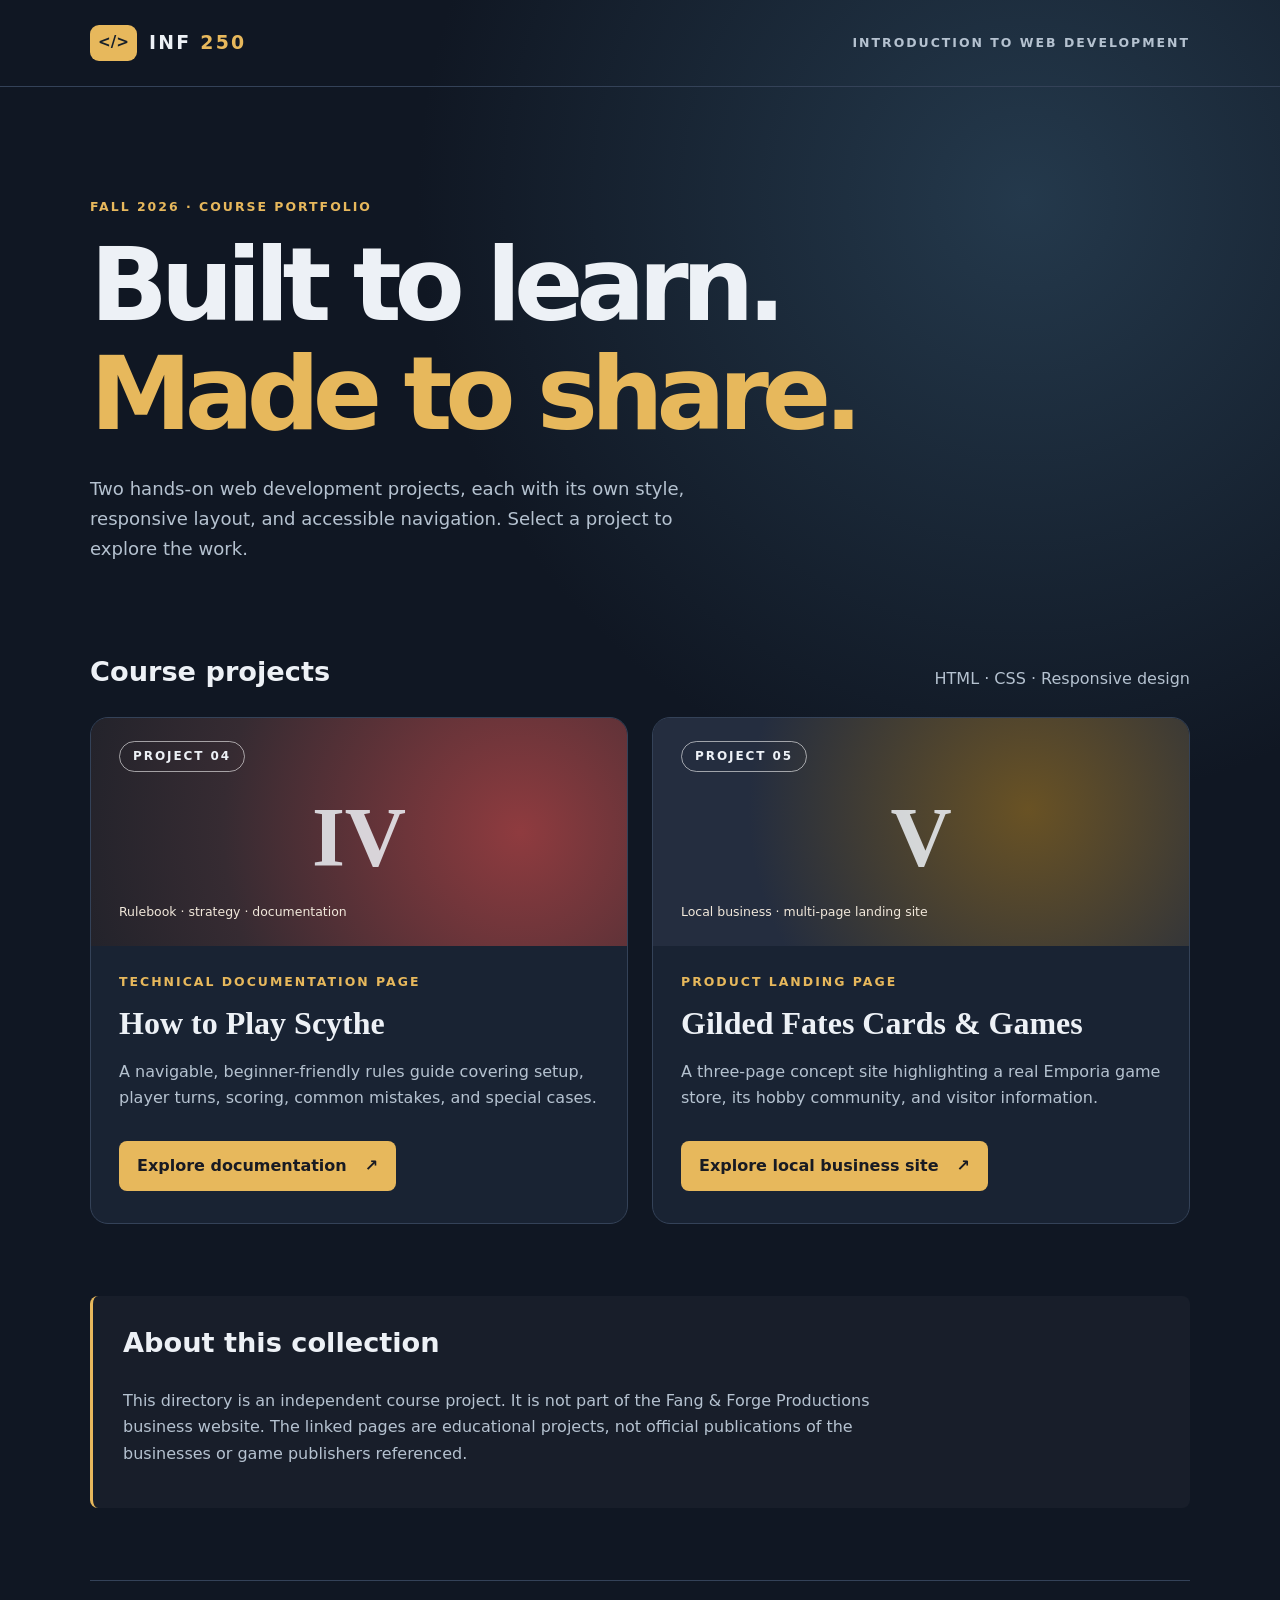
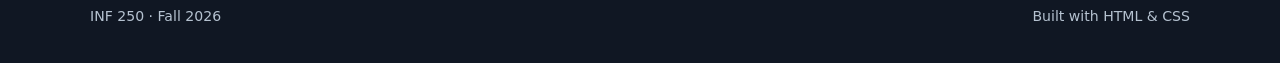
<file: index.html>
<!doctype html>
<html lang="en">
<head>
  <meta charset="utf-8">
  <meta name="viewport" content="width=device-width, initial-scale=1">
  <meta name="description" content="INF 250 Introduction to Web Development: Zach's independently hosted class projects.">
  <title>INF 250 | Web Development Projects</title>
  <link rel="stylesheet" href="styles.css">
</head>
<body>
  <header class="site-header"><div class="wrap topbar"><a class="brand" href="./"><span class="brand-mark">&lt;/&gt;</span><span>INF <strong>250</strong></span></a><span class="tag">Introduction to Web Development</span></div></header>
  <main>
    <section class="hero wrap"><p class="eyebrow">Fall 2026 · Course portfolio</p><h1>Built to learn.<br><em>Made to share.</em></h1><p class="lede">Two hands-on web development projects, each with its own style, responsive layout, and accessible navigation. Select a project to explore the work.</p></section>
    <section class="wrap projects" aria-labelledby="projects-title"><div class="section-top"><h2 id="projects-title">Course projects</h2><p>HTML · CSS · Responsive design</p></div><div class="project-grid">
      <article class="project-card docs"><div class="card-art"><span class="art-tag">PROJECT 04</span><span class="art-icon" aria-hidden="true">IV</span><span class="art-caption">Rulebook · strategy · documentation</span></div><div class="card-body"><p class="kicker">Technical documentation page</p><h3>How to Play Scythe</h3><p>A navigable, beginner-friendly rules guide covering setup, player turns, scoring, common mistakes, and special cases.</p><a class="button" href="project4-technical-docs/">Explore documentation <span aria-hidden="true">↗</span></a></div></article>
      <article class="project-card store"><div class="card-art"><span class="art-tag">PROJECT 05</span><span class="art-icon" aria-hidden="true">V</span><span class="art-caption">Local business · multi-page landing site</span></div><div class="card-body"><p class="kicker">Product landing page</p><h3>Gilded Fates Cards &amp; Games</h3><p>A three-page concept site highlighting a real Emporia game store, its hobby community, and visitor information.</p><a class="button" href="project5-product-landing/">Explore local business site <span aria-hidden="true">↗</span></a></div></article>
    </div></section>
    <section class="wrap info"><h2>About this collection</h2><p>This directory is an independent course project. It is not part of the Fang &amp; Forge Productions business website. The linked pages are educational projects, not official publications of the businesses or game publishers referenced.</p></section>
  </main>
  <footer class="footer wrap"><span>INF 250 · Fall 2026</span><span>Built with HTML &amp; CSS</span></footer>
</body>
</html>
</file>
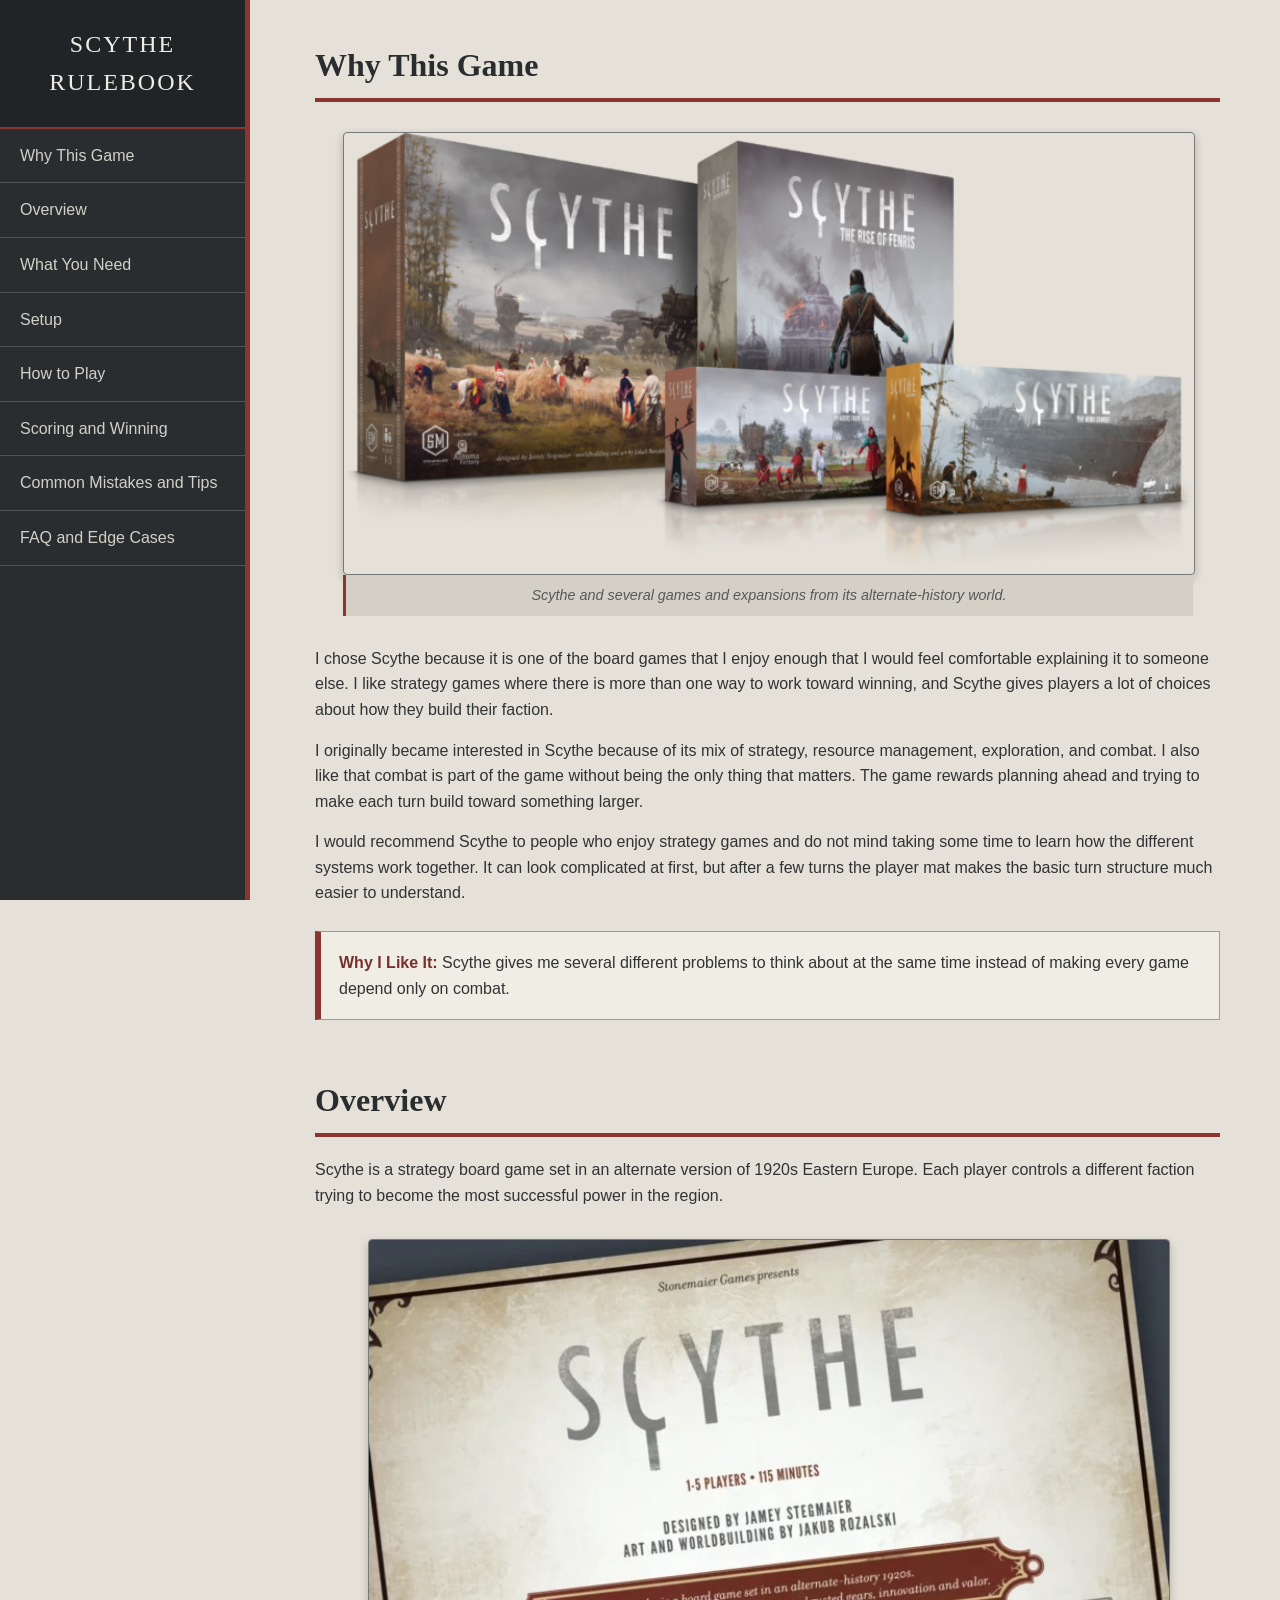
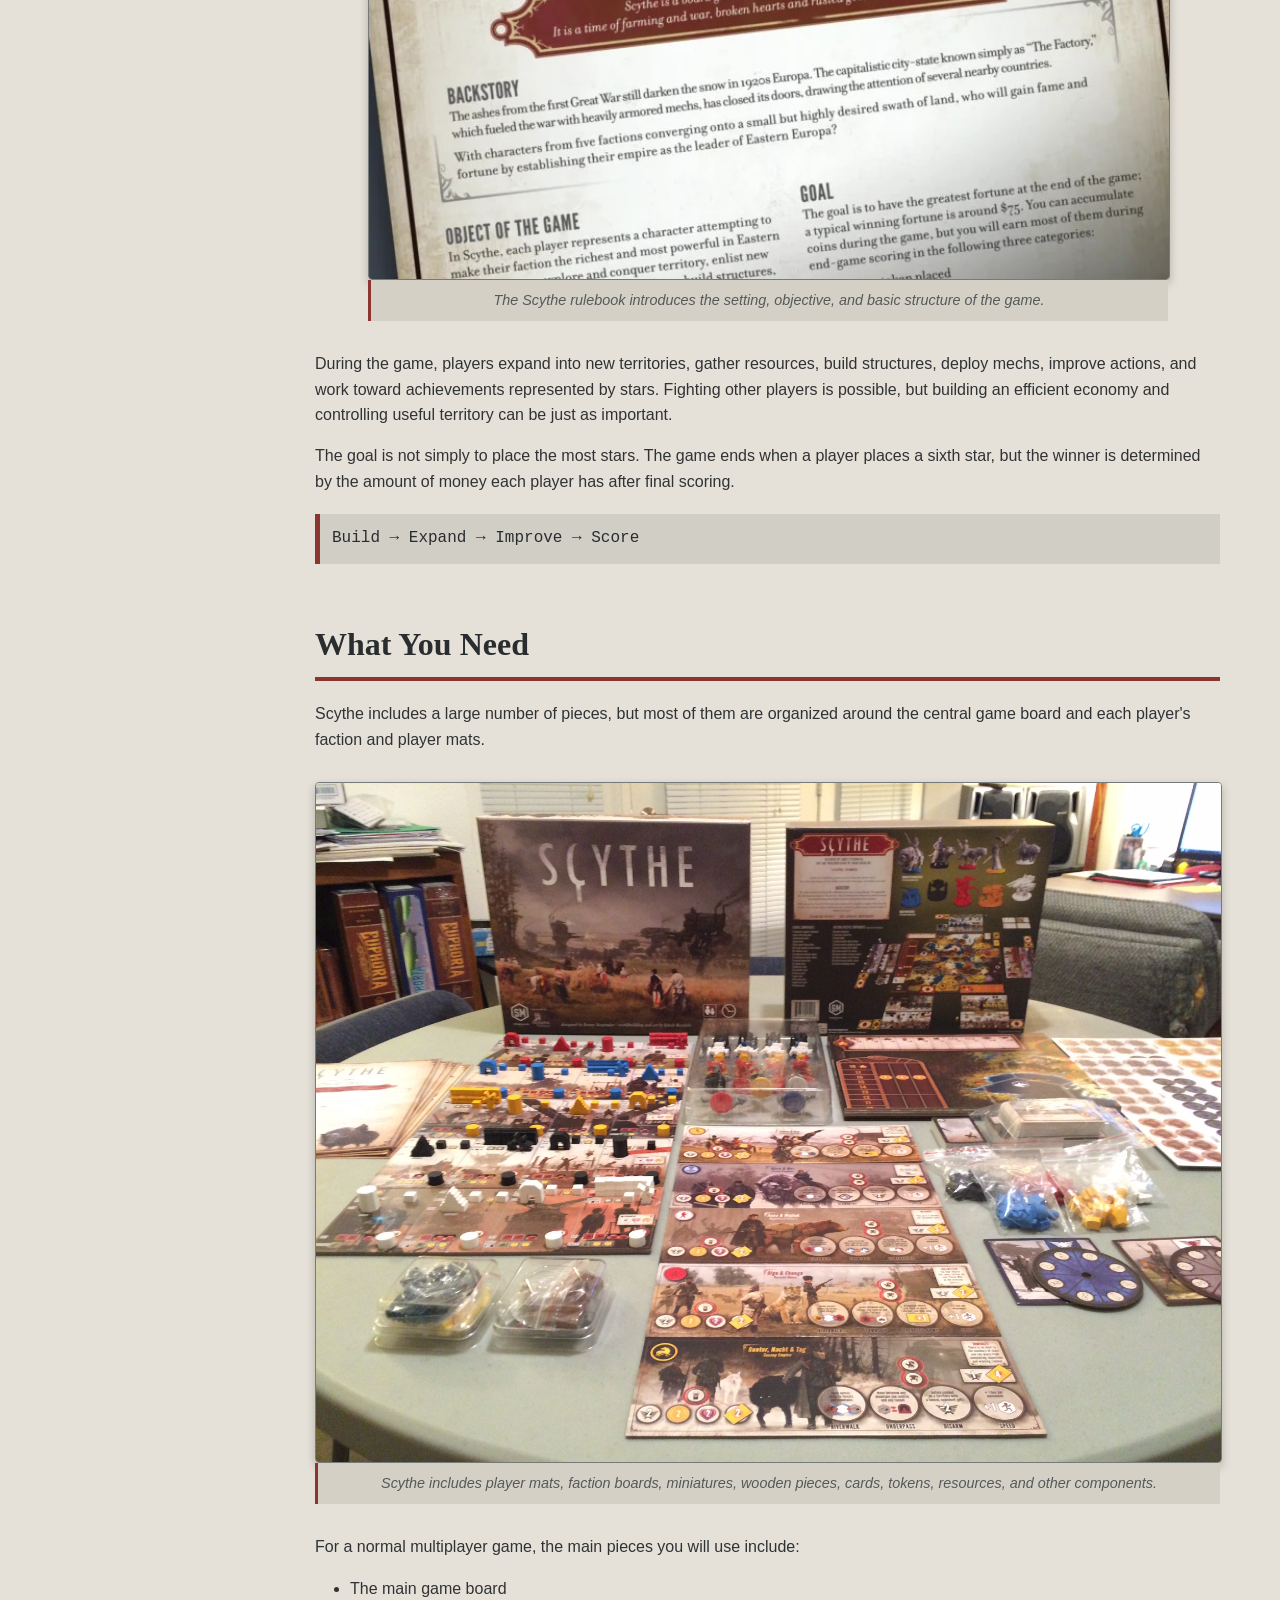
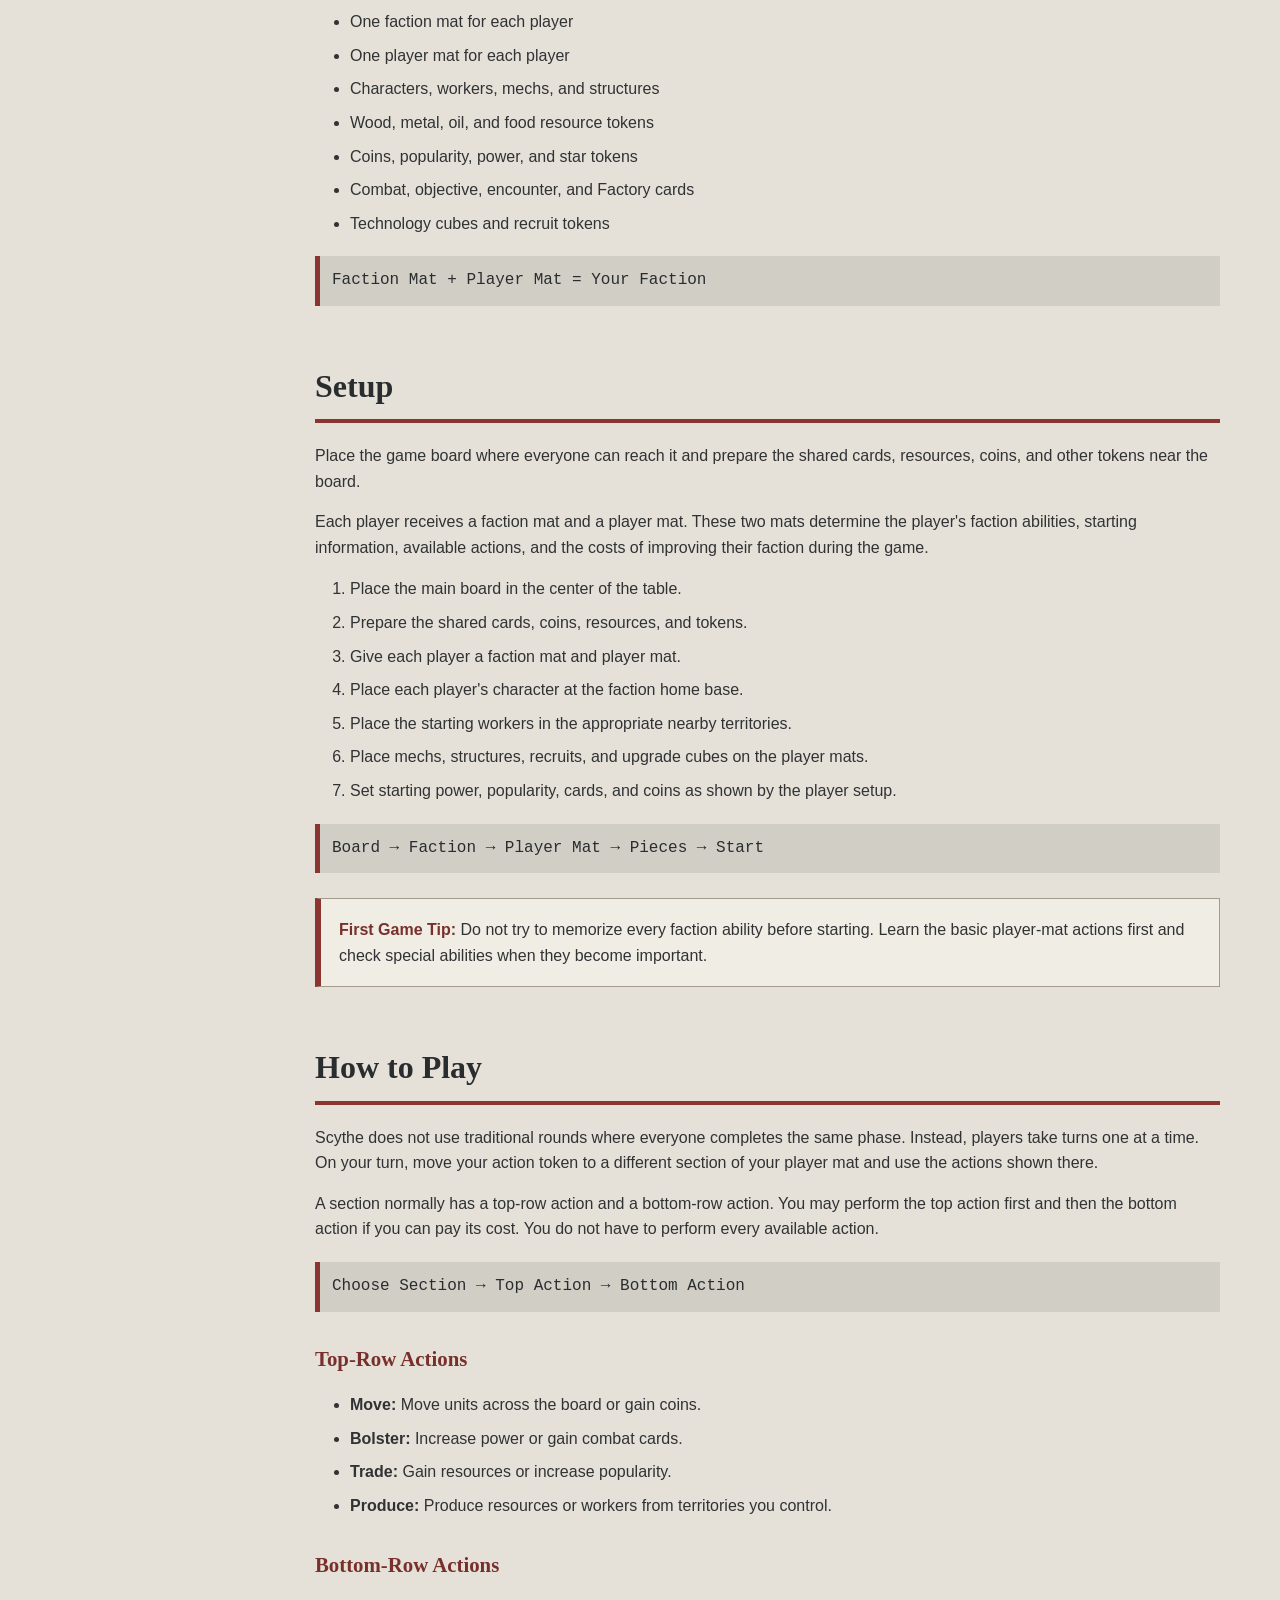
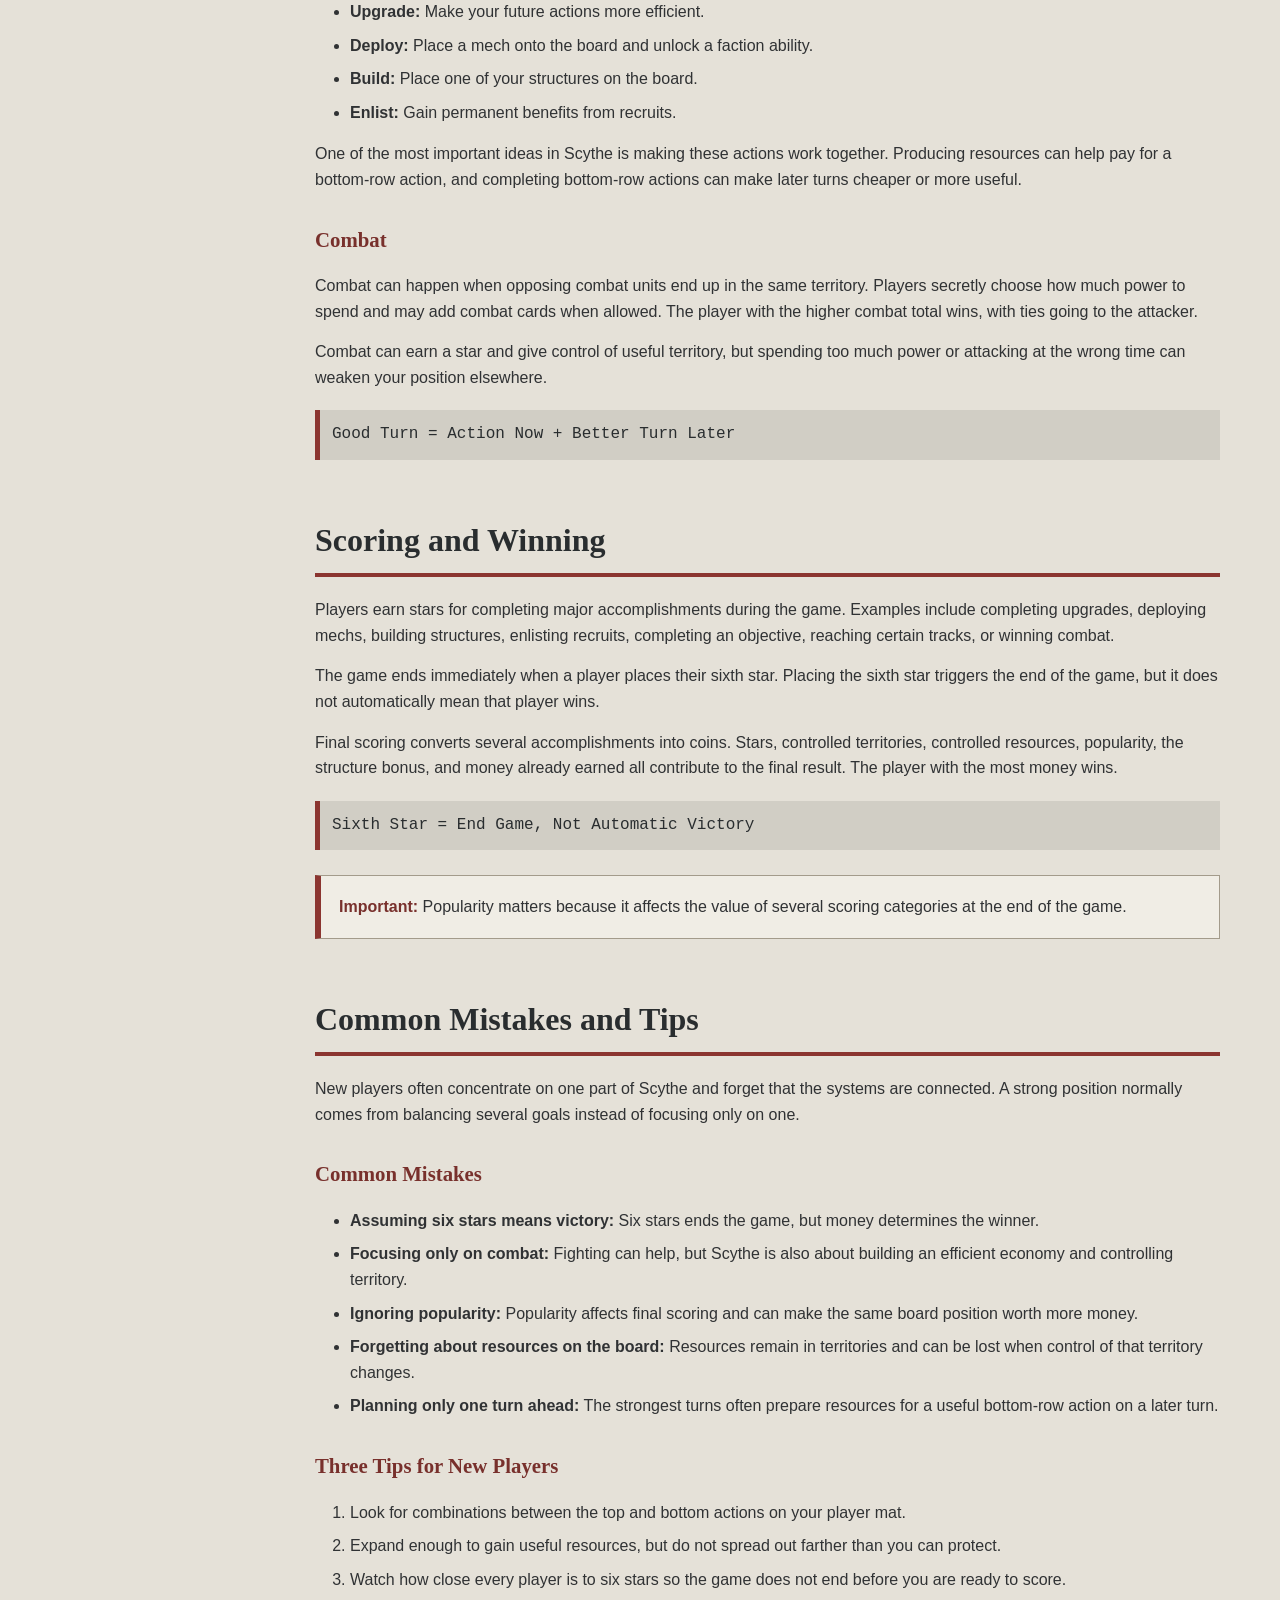
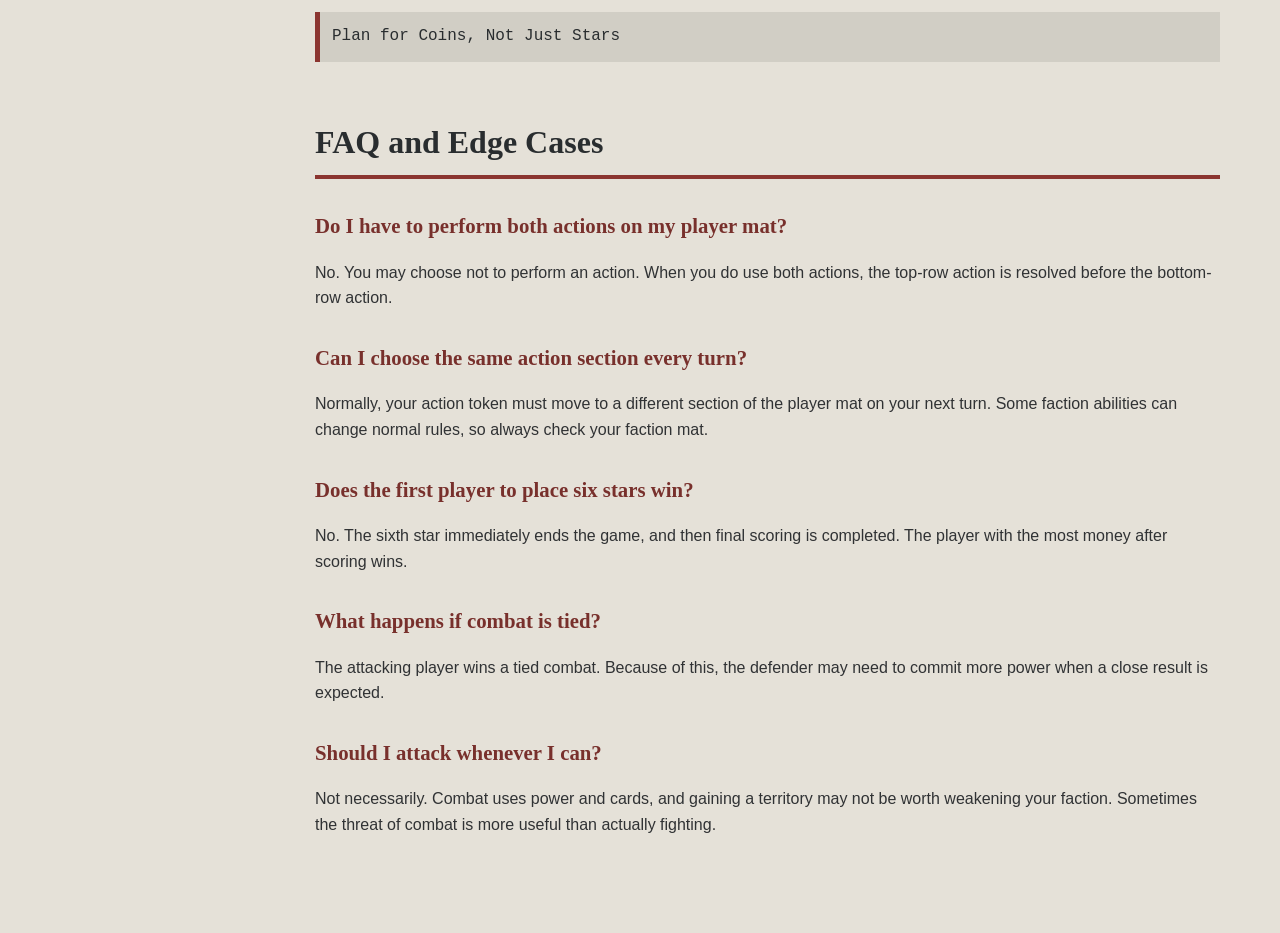
<file: project4-technical-docs/index.html>
<!DOCTYPE html>
<html lang="en">

<head>
    <meta charset="UTF-8">
    <meta name="viewport" content="width=device-width, initial-scale=1.0">

    <title>How to Play Scythe</title>

    <link rel="stylesheet" href="styles.css">
</head>

<body>

    <!-- Navigation -->

    <nav id="navbar">

        <header>Scythe Rulebook</header>

        <a class="nav-link" href="#Why_This_Game">
            Why This Game
        </a>

        <a class="nav-link" href="#Overview">
            Overview
        </a>

        <a class="nav-link" href="#What_You_Need">
            What You Need
        </a>

        <a class="nav-link" href="#Setup">
            Setup
        </a>

        <a class="nav-link" href="#How_to_Play">
            How to Play
        </a>

        <a class="nav-link" href="#Scoring_and_Winning">
            Scoring and Winning
        </a>

        <a class="nav-link" href="#Common_Mistakes_and_Tips">
            Common Mistakes and Tips
        </a>

        <a class="nav-link" href="#FAQ_and_Edge_Cases">
            FAQ and Edge Cases
        </a>

    </nav>


    <!-- Main Documentation -->

    <main id="main-doc">


        <!-- =====================================
             WHY THIS GAME
             ===================================== -->

        <section class="main-section" id="Why_This_Game">

            <header>Why This Game</header>

            <figure class="doc-image hero-image">

                <img
                    src="images/3d-scythe-combo-768x398.png"
                    alt="Scythe board game and expansion boxes">

                <figcaption>
                    Scythe and several games and expansions from its
                    alternate-history world.
                </figcaption>

            </figure>

            <p>
                I chose Scythe because it is one of the board games that I
                enjoy enough that I would feel comfortable explaining it to
                someone else. I like strategy games where there is more than
                one way to work toward winning, and Scythe gives players a lot
                of choices about how they build their faction.
            </p>

            <p>
                I originally became interested in Scythe because of its mix of
                strategy, resource management, exploration, and combat. I also
                like that combat is part of the game without being the only
                thing that matters. The game rewards planning ahead and trying
                to make each turn build toward something larger.
            </p>

            <p>
                I would recommend Scythe to people who enjoy strategy games and
                do not mind taking some time to learn how the different systems
                work together. It can look complicated at first, but after a
                few turns the player mat makes the basic turn structure much
                easier to understand.
            </p>

            <div class="tip-box">

                <strong>Why I Like It:</strong>

                Scythe gives me several different problems to think about at
                the same time instead of making every game depend only on
                combat.

            </div>

        </section>


        <!-- =====================================
             OVERVIEW
             ===================================== -->

        <section class="main-section" id="Overview">

            <header>Overview</header>

            <p>
                Scythe is a strategy board game set in an alternate version of
                1920s Eastern Europe. Each player controls a different faction
                trying to become the most successful power in the region.
            </p>

            <figure class="doc-image">

                <img
                    src="images/ScytheRules.jpg"
                    alt="Scythe rulebook showing the game's introduction and objective">

                <figcaption>
                    The Scythe rulebook introduces the setting, objective,
                    and basic structure of the game.
                </figcaption>

            </figure>

            <p>
                During the game, players expand into new territories, gather
                resources, build structures, deploy mechs, improve actions, and
                work toward achievements represented by stars. Fighting other
                players is possible, but building an efficient economy and
                controlling useful territory can be just as important.
            </p>

            <p>
                The goal is not simply to place the most stars. The game ends
                when a player places a sixth star, but the winner is determined
                by the amount of money each player has after final scoring.
            </p>

            <code>Build → Expand → Improve → Score</code>

        </section>


        <!-- =====================================
             WHAT YOU NEED
             ===================================== -->

        <section class="main-section" id="What_You_Need">

            <header>What You Need</header>

            <p>
                Scythe includes a large number of pieces, but most of them are
                organized around the central game board and each player's
                faction and player mats.
            </p>

            <figure class="doc-image wide-image">

                <img
                    src="images/Scythe-Box-open.jpg"
                    alt="Scythe board game components arranged on a table">

                <figcaption>
                    Scythe includes player mats, faction boards, miniatures,
                    wooden pieces, cards, tokens, resources, and other components.
                </figcaption>

            </figure>

            <p>
                For a normal multiplayer game, the main pieces you will use
                include:
            </p>

            <ul>
                <li>The main game board</li>
                <li>One faction mat for each player</li>
                <li>One player mat for each player</li>
                <li>Characters, workers, mechs, and structures</li>
                <li>Wood, metal, oil, and food resource tokens</li>
                <li>Coins, popularity, power, and star tokens</li>
                <li>Combat, objective, encounter, and Factory cards</li>
                <li>Technology cubes and recruit tokens</li>
            </ul>

            <code>Faction Mat + Player Mat = Your Faction</code>

        </section>


        <!-- =====================================
             SETUP
             ===================================== -->

        <section class="main-section" id="Setup">

            <header>Setup</header>

            <p>
                Place the game board where everyone can reach it and prepare
                the shared cards, resources, coins, and other tokens near the
                board.
            </p>

            <p>
                Each player receives a faction mat and a player mat. These two
                mats determine the player's faction abilities, starting
                information, available actions, and the costs of improving
                their faction during the game.
            </p>

            <ol>
                <li>Place the main board in the center of the table.</li>

                <li>
                    Prepare the shared cards, coins, resources, and tokens.
                </li>

                <li>
                    Give each player a faction mat and player mat.
                </li>

                <li>
                    Place each player's character at the faction home base.
                </li>

                <li>
                    Place the starting workers in the appropriate nearby
                    territories.
                </li>

                <li>
                    Place mechs, structures, recruits, and upgrade cubes on
                    the player mats.
                </li>

                <li>
                    Set starting power, popularity, cards, and coins as shown
                    by the player setup.
                </li>
            </ol>

            <code>Board → Faction → Player Mat → Pieces → Start</code>

            <div class="tip-box">

                <strong>First Game Tip:</strong>

                Do not try to memorize every faction ability before starting.
                Learn the basic player-mat actions first and check special
                abilities when they become important.

            </div>

        </section>


        <!-- =====================================
             HOW TO PLAY
             ===================================== -->

        <section class="main-section" id="How_to_Play">

            <header>How to Play</header>

            <p>
                Scythe does not use traditional rounds where everyone completes
                the same phase. Instead, players take turns one at a time.
                On your turn, move your action token to a different section of
                your player mat and use the actions shown there.
            </p>

            <p>
                A section normally has a top-row action and a bottom-row action.
                You may perform the top action first and then the bottom action
                if you can pay its cost. You do not have to perform every
                available action.
            </p>

            <code>Choose Section → Top Action → Bottom Action</code>


            <h2>Top-Row Actions</h2>

            <ul>

                <li>
                    <strong>Move:</strong>
                    Move units across the board or gain coins.
                </li>

                <li>
                    <strong>Bolster:</strong>
                    Increase power or gain combat cards.
                </li>

                <li>
                    <strong>Trade:</strong>
                    Gain resources or increase popularity.
                </li>

                <li>
                    <strong>Produce:</strong>
                    Produce resources or workers from territories you control.
                </li>

            </ul>


            <h2>Bottom-Row Actions</h2>

            <ul>

                <li>
                    <strong>Upgrade:</strong>
                    Make your future actions more efficient.
                </li>

                <li>
                    <strong>Deploy:</strong>
                    Place a mech onto the board and unlock a faction ability.
                </li>

                <li>
                    <strong>Build:</strong>
                    Place one of your structures on the board.
                </li>

                <li>
                    <strong>Enlist:</strong>
                    Gain permanent benefits from recruits.
                </li>

            </ul>

            <p>
                One of the most important ideas in Scythe is making these
                actions work together. Producing resources can help pay for a
                bottom-row action, and completing bottom-row actions can make
                later turns cheaper or more useful.
            </p>


            <h2>Combat</h2>

            <p>
                Combat can happen when opposing combat units end up in the same
                territory. Players secretly choose how much power to spend and
                may add combat cards when allowed. The player with the higher
                combat total wins, with ties going to the attacker.
            </p>

            <p>
                Combat can earn a star and give control of useful territory,
                but spending too much power or attacking at the wrong time can
                weaken your position elsewhere.
            </p>

            <code>Good Turn = Action Now + Better Turn Later</code>

        </section>


        <!-- =====================================
             SCORING AND WINNING
             ===================================== -->

        <section class="main-section" id="Scoring_and_Winning">

            <header>Scoring and Winning</header>

            <p>
                Players earn stars for completing major accomplishments during
                the game. Examples include completing upgrades, deploying
                mechs, building structures, enlisting recruits, completing an
                objective, reaching certain tracks, or winning combat.
            </p>

            <p>
                The game ends immediately when a player places their sixth
                star. Placing the sixth star triggers the end of the game, but
                it does not automatically mean that player wins.
            </p>

            <p>
                Final scoring converts several accomplishments into coins.
                Stars, controlled territories, controlled resources, popularity,
                the structure bonus, and money already earned all contribute to
                the final result. The player with the most money wins.
            </p>

            <code>Sixth Star = End Game, Not Automatic Victory</code>

            <div class="tip-box">

                <strong>Important:</strong>

                Popularity matters because it affects the value of several
                scoring categories at the end of the game.

            </div>

        </section>


        <!-- =====================================
             COMMON MISTAKES AND TIPS
             ===================================== -->

        <section
            class="main-section"
            id="Common_Mistakes_and_Tips">

            <header>Common Mistakes and Tips</header>

            <p>
                New players often concentrate on one part of Scythe and forget
                that the systems are connected. A strong position normally
                comes from balancing several goals instead of focusing only on
                one.
            </p>


            <h2>Common Mistakes</h2>

            <ul>

                <li>
                    <strong>Assuming six stars means victory:</strong>
                    Six stars ends the game, but money determines the winner.
                </li>

                <li>
                    <strong>Focusing only on combat:</strong>
                    Fighting can help, but Scythe is also about building an
                    efficient economy and controlling territory.
                </li>

                <li>
                    <strong>Ignoring popularity:</strong>
                    Popularity affects final scoring and can make the same
                    board position worth more money.
                </li>

                <li>
                    <strong>Forgetting about resources on the board:</strong>
                    Resources remain in territories and can be lost when
                    control of that territory changes.
                </li>

                <li>
                    <strong>Planning only one turn ahead:</strong>
                    The strongest turns often prepare resources for a useful
                    bottom-row action on a later turn.
                </li>

            </ul>


            <h2>Three Tips for New Players</h2>

            <ol>

                <li>
                    Look for combinations between the top and bottom actions on
                    your player mat.
                </li>

                <li>
                    Expand enough to gain useful resources, but do not spread
                    out farther than you can protect.
                </li>

                <li>
                    Watch how close every player is to six stars so the game
                    does not end before you are ready to score.
                </li>

            </ol>

            <code>Plan for Coins, Not Just Stars</code>

        </section>


        <!-- =====================================
             FAQ AND EDGE CASES
             ===================================== -->

        <section class="main-section" id="FAQ_and_Edge_Cases">

            <header>FAQ and Edge Cases</header>


            <h2>Do I have to perform both actions on my player mat?</h2>

            <p>
                No. You may choose not to perform an action. When you do use
                both actions, the top-row action is resolved before the
                bottom-row action.
            </p>


            <h2>Can I choose the same action section every turn?</h2>

            <p>
                Normally, your action token must move to a different section of
                the player mat on your next turn. Some faction abilities can
                change normal rules, so always check your faction mat.
            </p>


            <h2>Does the first player to place six stars win?</h2>

            <p>
                No. The sixth star immediately ends the game, and then final
                scoring is completed. The player with the most money after
                scoring wins.
            </p>


            <h2>What happens if combat is tied?</h2>

            <p>
                The attacking player wins a tied combat. Because of this, the
                defender may need to commit more power when a close result is
                expected.
            </p>


            <h2>Should I attack whenever I can?</h2>

            <p>
                Not necessarily. Combat uses power and cards, and gaining a
                territory may not be worth weakening your faction. Sometimes
                the threat of combat is more useful than actually fighting.
            </p>

        </section>

    </main>

</body>

</html>
</file>
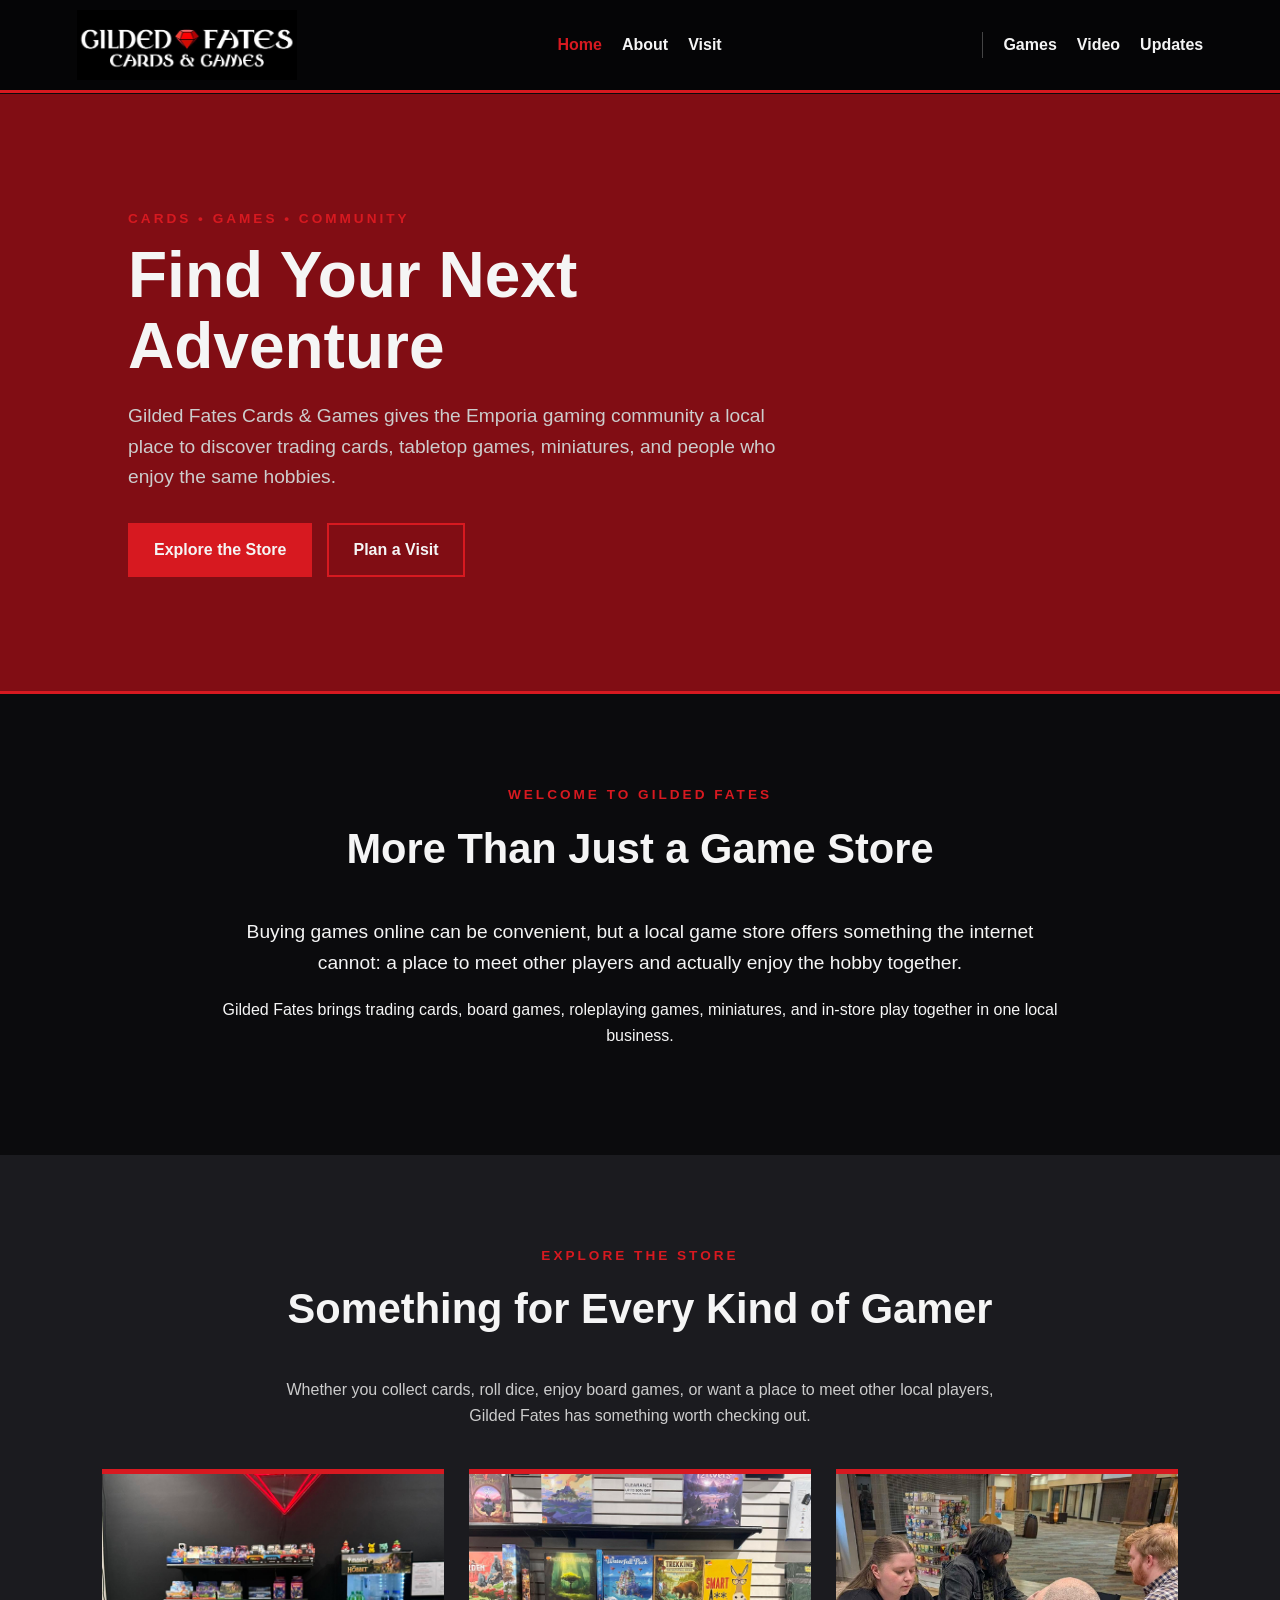
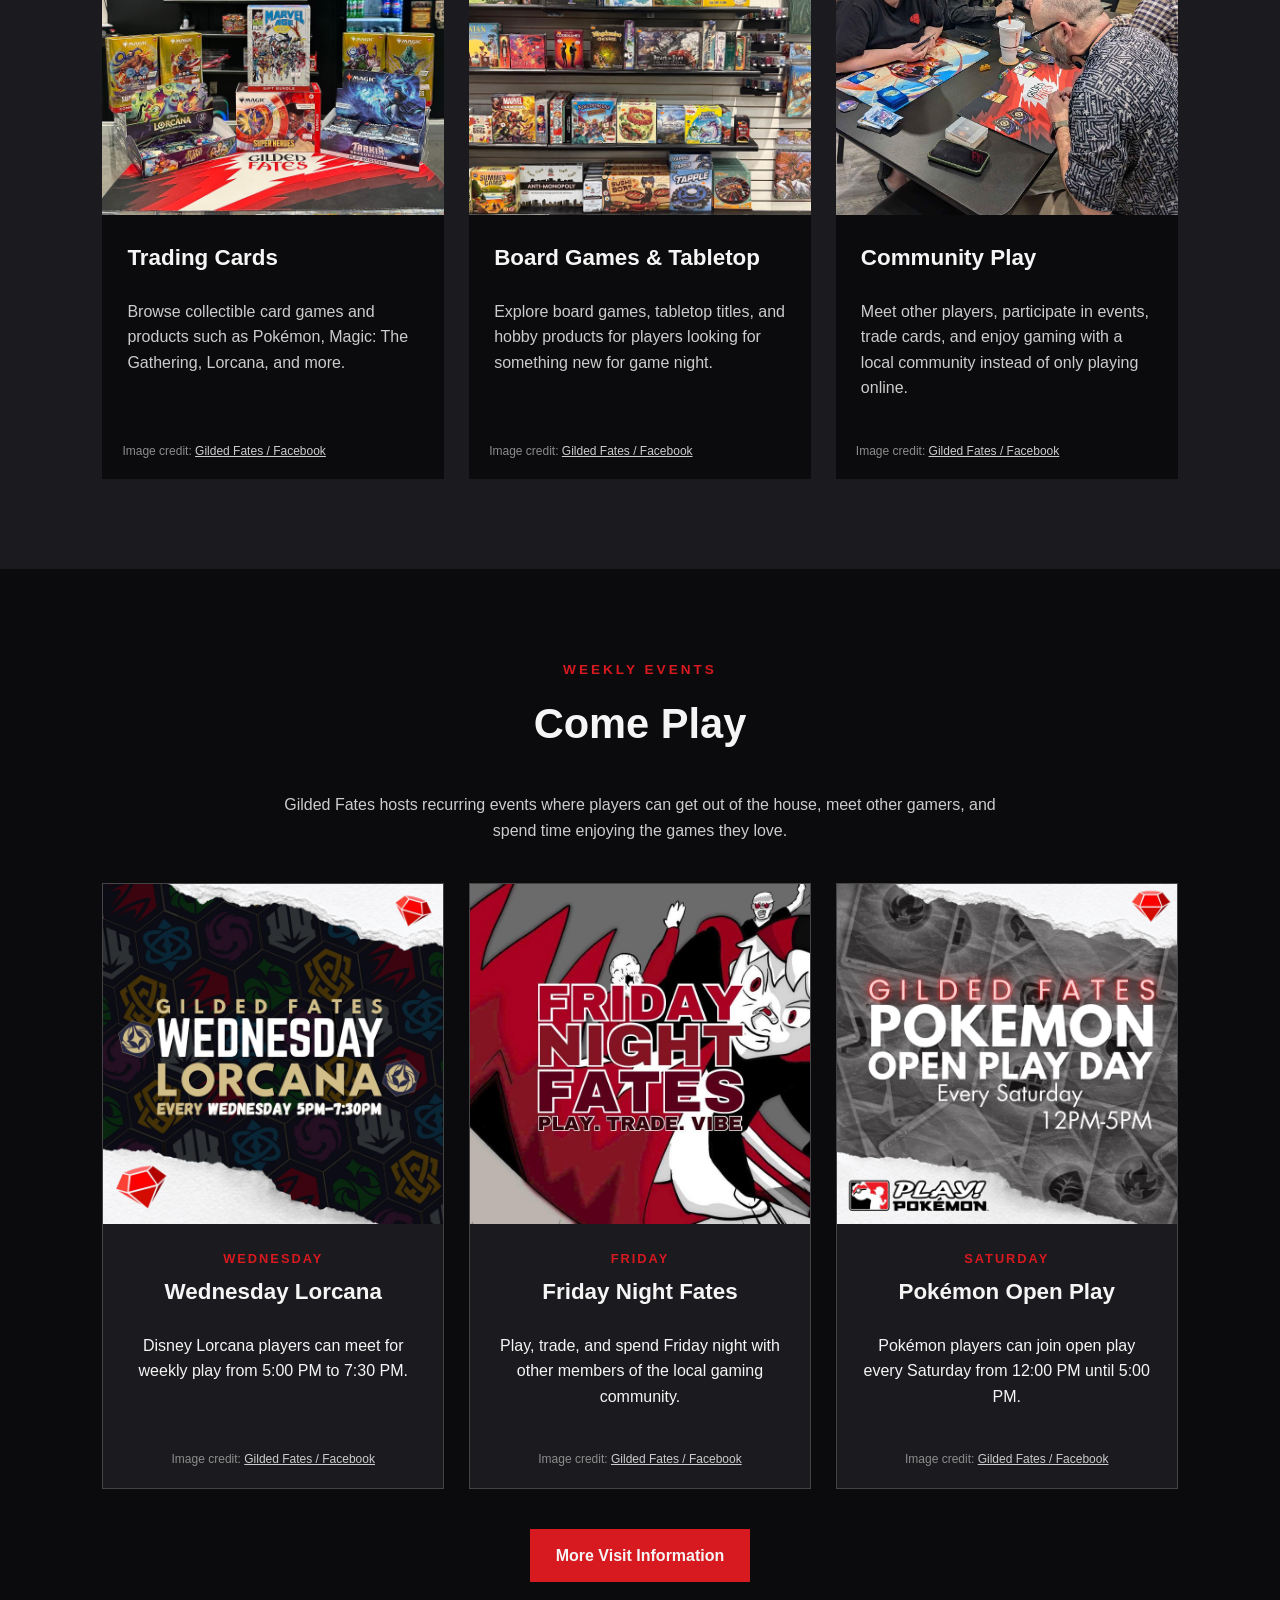
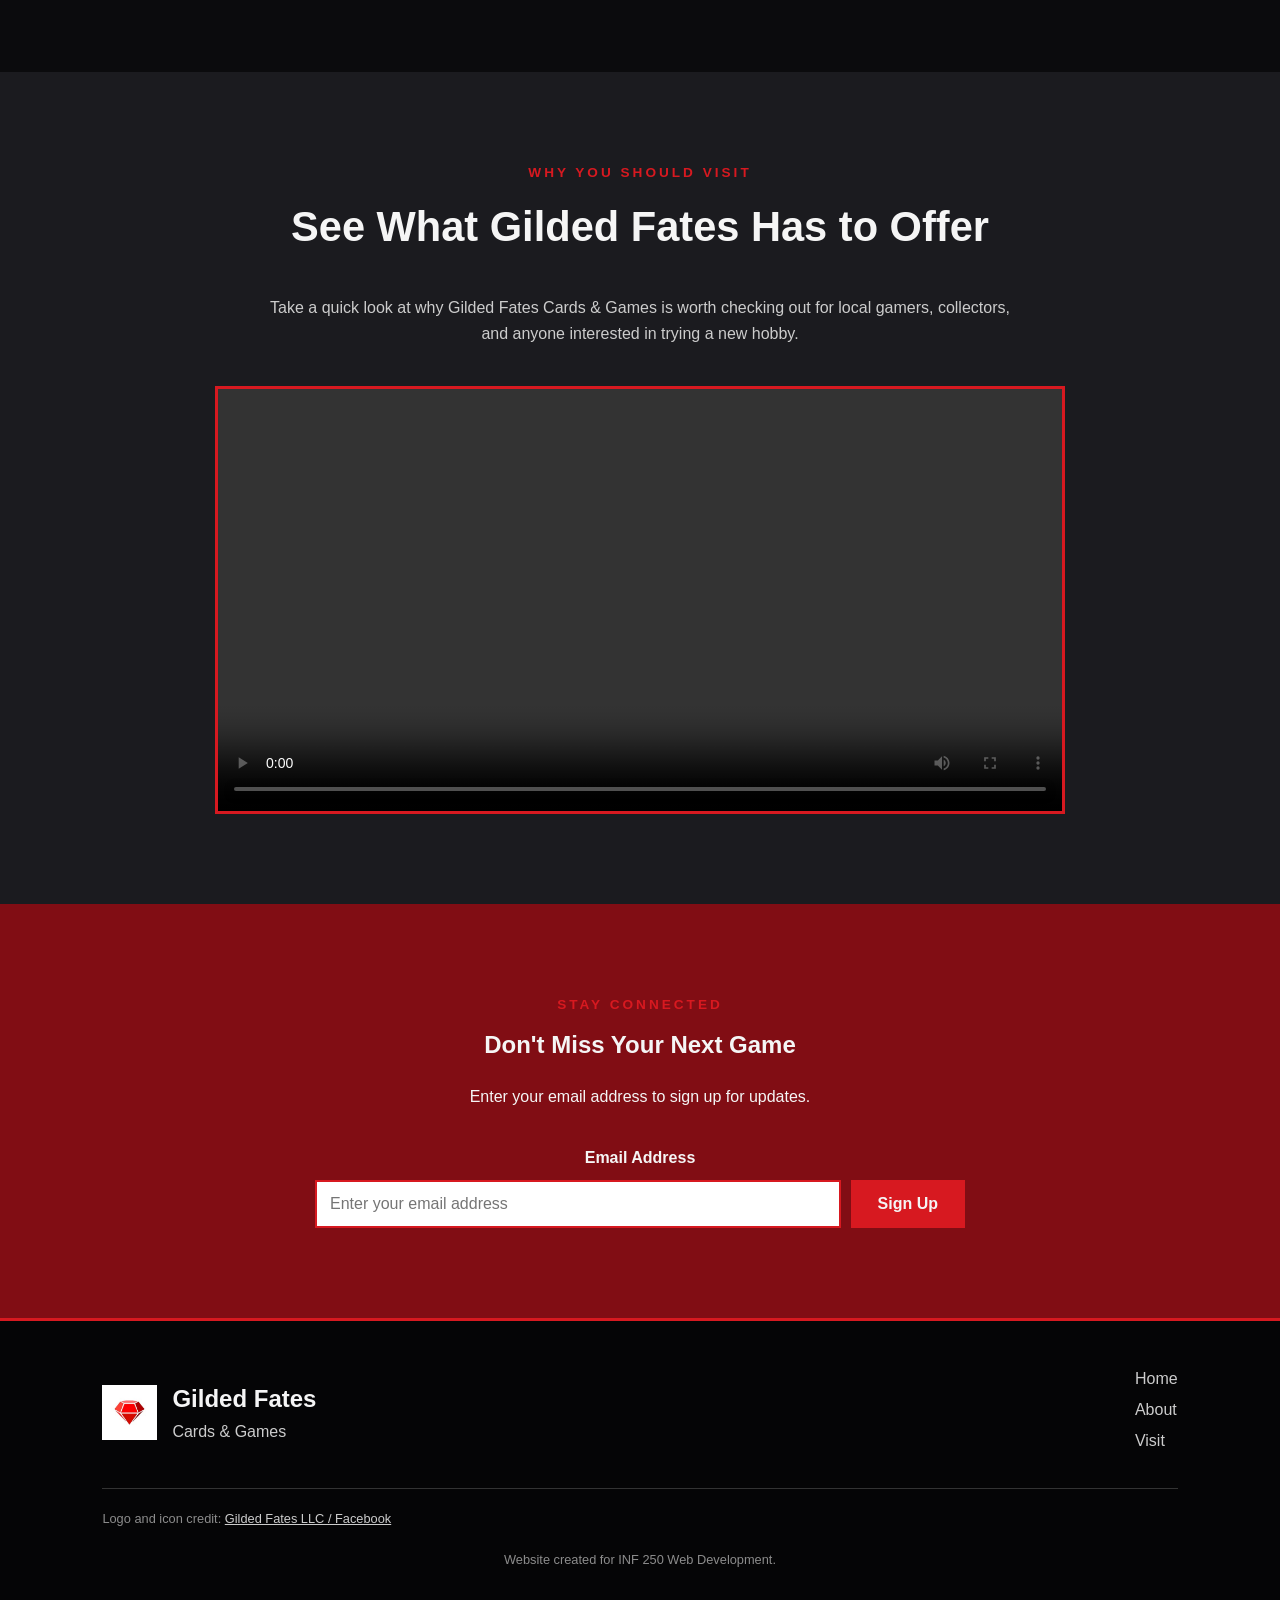
<file: project5-product-landing/index.html>
<!DOCTYPE html>
<html lang="en">
<head>
  <meta charset="UTF-8">
  <meta name="viewport" content="width=device-width, initial-scale=1.0">
  <title>Gilded Fates Cards & Games</title>
  <link rel="stylesheet" href="styles.css">
  <link rel="icon" type="image/jpeg" href="images/gilded-fates-icon.jpg">
</head>
<body>
  <header id="header">
    <nav id="nav-bar" aria-label="Site Navigation">
      <a href="index.html" class="logo-link">
        <img id="header-img" src="images/gilded-fates-logo.jpg" alt="Gilded Fates Cards and Games logo">
      </a>
      <div class="page-links">
        <a href="index.html" class="active-page">Home</a>
        <a href="about.html">About</a>
        <a href="visit.html">Visit</a>
      </div>
      <div class="section-links">
        <a class="nav-link" href="#games">Games</a>
        <a class="nav-link" href="#promo">Video</a>
        <a class="nav-link" href="#updates">Updates</a>
      </div>
    </nav>
  </header>

  <main>
    <section class="hero">
      <div class="hero-content">
        <p class="section-label">CARDS • GAMES • COMMUNITY</p>
        <h1>Find Your Next Adventure</h1>
        <p class="hero-text">Gilded Fates Cards & Games gives the Emporia gaming community a local place to discover trading cards, tabletop games, miniatures, and people who enjoy the same hobbies.</p>
        <div class="hero-buttons">
          <a href="#games" class="button">Explore the Store</a>
          <a href="visit.html" class="button outline-button">Plan a Visit</a>
        </div>
      </div>
    </section>

    <section class="intro-section">
      <p class="section-label">WELCOME TO GILDED FATES</p>
      <h2>More Than Just a Game Store</h2>
      <p class="large-text">Buying games online can be convenient, but a local game store offers something the internet cannot: a place to meet other players and actually enjoy the hobby together.</p>
      <p>Gilded Fates brings trading cards, board games, roleplaying games, miniatures, and in-store play together in one local business.</p>
    </section>

    <section id="games" class="games-section">
      <p class="section-label">EXPLORE THE STORE</p>
      <h2>Something for Every Kind of Gamer</h2>
      <p class="section-intro">Whether you collect cards, roll dice, enjoy board games, or want a place to meet other local players, Gilded Fates has something worth checking out.</p>
      <div class="card-container">
        <article class="info-card">
          <img src="images/trading-cards.jpg" alt="Trading card products at Gilded Fates" class="card-photo">
          <div class="card-content">
            <h3>Trading Cards</h3>
            <p>Browse collectible card games and products such as Pokémon, Magic: The Gathering, Lorcana, and more.</p>
          </div>
          <p class="image-credit">Image credit: <a href="https://www.facebook.com/share/p/1BuQ2ZJvTV/" target="_blank" rel="noopener">Gilded Fates / Facebook</a></p>
        </article>

        <article class="info-card">
          <img src="images/board-games.jpg" alt="Board games available at Gilded Fates" class="card-photo">
          <div class="card-content">
            <h3>Board Games & Tabletop</h3>
            <p>Explore board games, tabletop titles, and hobby products for players looking for something new for game night.</p>
          </div>
          <p class="image-credit">Image credit: <a href="https://www.facebook.com/share/p/18AKwuLE76/" target="_blank" rel="noopener">Gilded Fates / Facebook</a></p>
        </article>

        <article class="info-card">
          <img src="images/community-play.jpg" alt="Players participating in community play at Gilded Fates" class="card-photo">
          <div class="card-content">
            <h3>Community Play</h3>
            <p>Meet other players, participate in events, trade cards, and enjoy gaming with a local community instead of only playing online.</p>
          </div>
          <p class="image-credit">Image credit: <a href="https://www.facebook.com/share/1TBDm9NxCw/" target="_blank" rel="noopener">Gilded Fates / Facebook</a></p>
        </article>
      </div>
    </section>

    <section class="events-preview">
      <p class="section-label">WEEKLY EVENTS</p>
      <h2>Come Play</h2>
      <p class="section-intro">Gilded Fates hosts recurring events where players can get out of the house, meet other gamers, and spend time enjoying the games they love.</p>
      <div class="event-container">
        <article class="event-card">
          <img src="images/lorcana-wednesday.jpg" alt="Wednesday Lorcana event at Gilded Fates">
          <div class="event-text">
            <p class="event-day">WEDNESDAY</p>
            <h3>Wednesday Lorcana</h3>
            <p>Disney Lorcana players can meet for weekly play from 5:00 PM to 7:30 PM.</p>
          </div>
          <p class="image-credit">Image credit: <a href="https://www.facebook.com/share/p/1Gqga1eVeE/" target="_blank" rel="noopener">Gilded Fates / Facebook</a></p>
        </article>

        <article class="event-card">
          <img src="images/friday-night-fates.jpg" alt="Friday Night Fates event at Gilded Fates">
          <div class="event-text">
            <p class="event-day">FRIDAY</p>
            <h3>Friday Night Fates</h3>
            <p>Play, trade, and spend Friday night with other members of the local gaming community.</p>
          </div>
          <p class="image-credit">Image credit: <a href="https://www.facebook.com/share/p/1FVwboACg2/" target="_blank" rel="noopener">Gilded Fates / Facebook</a></p>
        </article>

        <article class="event-card">
          <img src="images/pokemon-open-play.jpg" alt="Pokemon Open Play Day at Gilded Fates">
          <div class="event-text">
            <p class="event-day">SATURDAY</p>
            <h3>Pokémon Open Play</h3>
            <p>Pokémon players can join open play every Saturday from 12:00 PM until 5:00 PM.</p>
          </div>
          <p class="image-credit">Image credit: <a href="https://www.facebook.com/share/19BXXMRxZK/" target="_blank" rel="noopener">Gilded Fates / Facebook</a></p>
        </article>
      </div>
      <a href="visit.html" class="button">More Visit Information</a>
    </section>

    <section id="promo" class="promo-section">
      <p class="section-label">WHY YOU SHOULD VISIT</p>
      <h2>See What Gilded Fates Has to Offer</h2>
      <p class="section-intro">Take a quick look at why Gilded Fates Cards &amp; Games is worth checking out for local gamers, collectors, and anyone interested in trying a new hobby.</p>
      <div class="video-container">
        <video
                    id="video"
                    src="videos/gilded-fates-promo.mp4"
                    controls
                    playsinline
                    preload="metadata">

                    <track
                        src="videos/gilded-fates-captions.vtt"
                        kind="captions"
                        srclang="en"
                        label="English"
                        default
                    >

                    Your browser does not support the video element.

                </video>
      </div>
    </section>

    <section id="updates" class="updates-section">
      <div class="updates-content">
        <p class="section-label">STAY CONNECTED</p>
        <h2>Don't Miss Your Next Game</h2>
        <p>Enter your email address to sign up for updates.</p>
        <form id="form" action="https://www.freecodecamp.org/email-submit" method="post">
          <label for="email">Email Address</label>
          <div class="form-row">
            <input id="email" name="email" type="email" placeholder="Enter your email address" required>
            <input id="submit" type="submit" value="Sign Up">
          </div>
        </form>
      </div>
    </section>
  </main>

  <footer>
    <div class="footer-container">
      <div class="footer-brand">
        <img src="images/gilded-fates-icon.jpg" alt="Gilded Fates red gem icon" class="footer-icon">
        <div>
          <h2>Gilded Fates</h2>
          <p>Cards & Games</p>
        </div>
      </div>
      <div class="footer-links">
        <a href="index.html">Home</a>
        <a href="about.html">About</a>
        <a href="visit.html">Visit</a>
      </div>
    </div>
    <div class="image-credits">
      <p>Logo and icon credit: <a href="https://www.facebook.com/gildedfatesllc/about" target="_blank" rel="noopener">Gilded Fates LLC / Facebook</a></p>
    </div>
    <p class="student-note">Website created for INF 250 Web Development.</p>
  </footer>
</body>
</html>
</file>
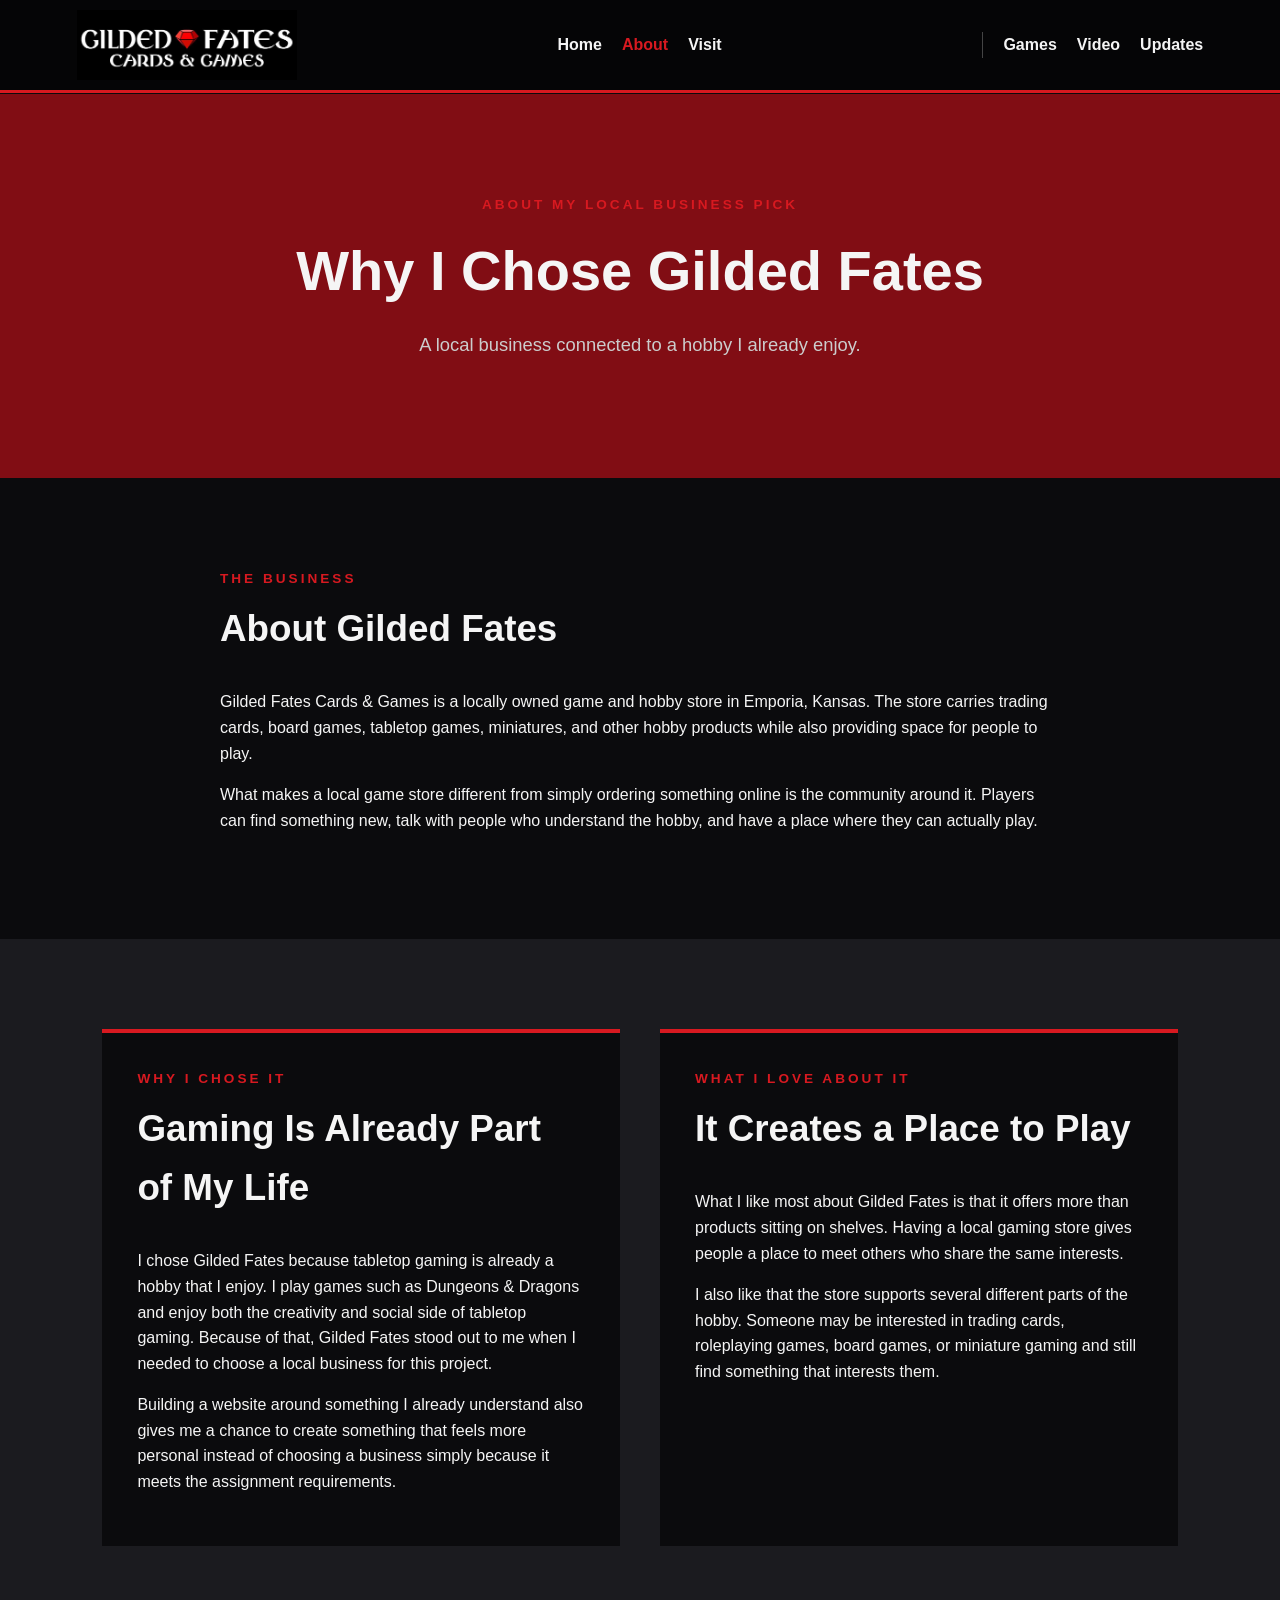
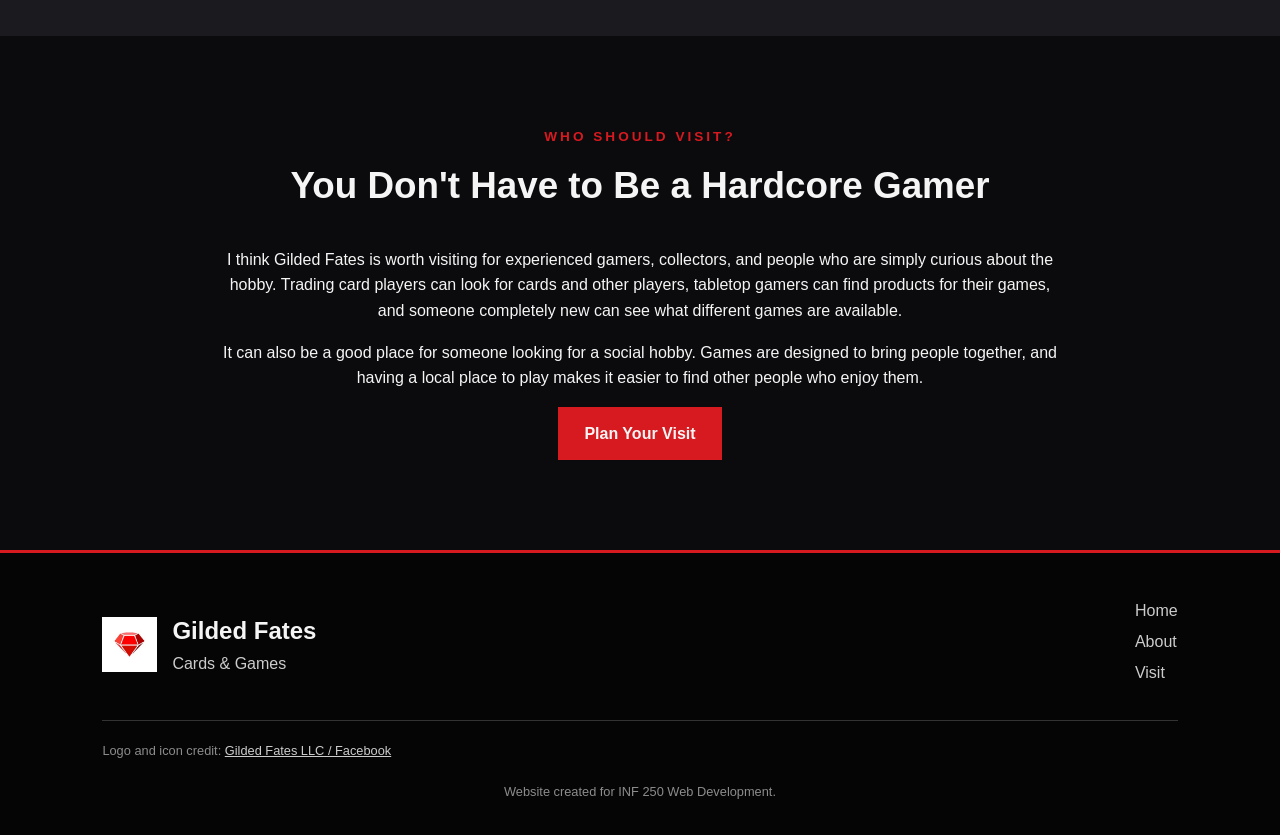
<file: project5-product-landing/about.html>
<!DOCTYPE html>
<html lang="en">
<head>
  <meta charset="UTF-8">
  <meta name="viewport" content="width=device-width, initial-scale=1.0">
  <title>About | Gilded Fates Cards & Games</title>
  <link rel="stylesheet" href="styles.css">
  <link rel="icon" type="image/jpeg" href="images/gilded-fates-icon.jpg">
</head>
<body>
  <header>
    <nav class="subpage-nav" aria-label="Site Navigation">
      <a href="index.html" class="logo-link"><img class="site-logo" src="images/gilded-fates-logo.jpg" alt="Gilded Fates Cards and Games logo"></a>
      <div class="page-links">
        <a href="index.html">Home</a>
        <a href="about.html" class="active-page">About</a>
        <a href="visit.html">Visit</a>
      </div>
      <div class="section-links">
        <a href="index.html#games">Games</a>
        <a href="index.html#promo">Video</a>
        <a href="index.html#updates">Updates</a>
      </div>
    </nav>
  </header>

  <main>
    <section class="page-hero">
      <p class="section-label">ABOUT MY LOCAL BUSINESS PICK</p>
      <h1>Why I Chose Gilded Fates</h1>
      <p>A local business connected to a hobby I already enjoy.</p>
    </section>

    <section class="about-section">
      <div class="about-block">
        <p class="section-label">THE BUSINESS</p>
        <h2>About Gilded Fates</h2>
        <p>Gilded Fates Cards & Games is a locally owned game and hobby store in Emporia, Kansas. The store carries trading cards, board games, tabletop games, miniatures, and other hobby products while also providing space for people to play.</p>
        <p>What makes a local game store different from simply ordering something online is the community around it. Players can find something new, talk with people who understand the hobby, and have a place where they can actually play.</p>
      </div>
    </section>

    <section class="personal-section">
      <div class="personal-container">
        <article class="personal-card">
          <p class="section-label">WHY I CHOSE IT</p>
          <h2>Gaming Is Already Part of My Life</h2>
          <p>I chose Gilded Fates because tabletop gaming is already a hobby that I enjoy. I play games such as Dungeons & Dragons and enjoy both the creativity and social side of tabletop gaming. Because of that, Gilded Fates stood out to me when I needed to choose a local business for this project.</p>
          <p>Building a website around something I already understand also gives me a chance to create something that feels more personal instead of choosing a business simply because it meets the assignment requirements.</p>
        </article>

        <article class="personal-card">
          <p class="section-label">WHAT I LOVE ABOUT IT</p>
          <h2>It Creates a Place to Play</h2>
          <p>What I like most about Gilded Fates is that it offers more than products sitting on shelves. Having a local gaming store gives people a place to meet others who share the same interests.</p>
          <p>I also like that the store supports several different parts of the hobby. Someone may be interested in trading cards, roleplaying games, board games, or miniature gaming and still find something that interests them.</p>
        </article>
      </div>
    </section>

    <section class="who-section">
      <p class="section-label">WHO SHOULD VISIT?</p>
      <h2>You Don't Have to Be a Hardcore Gamer</h2>
      <p>I think Gilded Fates is worth visiting for experienced gamers, collectors, and people who are simply curious about the hobby. Trading card players can look for cards and other players, tabletop gamers can find products for their games, and someone completely new can see what different games are available.</p>
      <p>It can also be a good place for someone looking for a social hobby. Games are designed to bring people together, and having a local place to play makes it easier to find other people who enjoy them.</p>
      <a href="visit.html" class="button">Plan Your Visit</a>
    </section>
  </main>

  <footer>
    <div class="footer-container">
      <div class="footer-brand">
        <img src="images/gilded-fates-icon.jpg" alt="Gilded Fates red gem icon" class="footer-icon">
        <div><h2>Gilded Fates</h2><p>Cards & Games</p></div>
      </div>
      <div class="footer-links"><a href="index.html">Home</a><a href="about.html">About</a><a href="visit.html">Visit</a></div>
    </div>
    <div class="image-credits"><p>Logo and icon credit: <a href="https://www.facebook.com/gildedfatesllc/about" target="_blank" rel="noopener">Gilded Fates LLC / Facebook</a></p></div>
    <p class="student-note">Website created for INF 250 Web Development.</p>
  </footer>
</body>
</html>
</file>
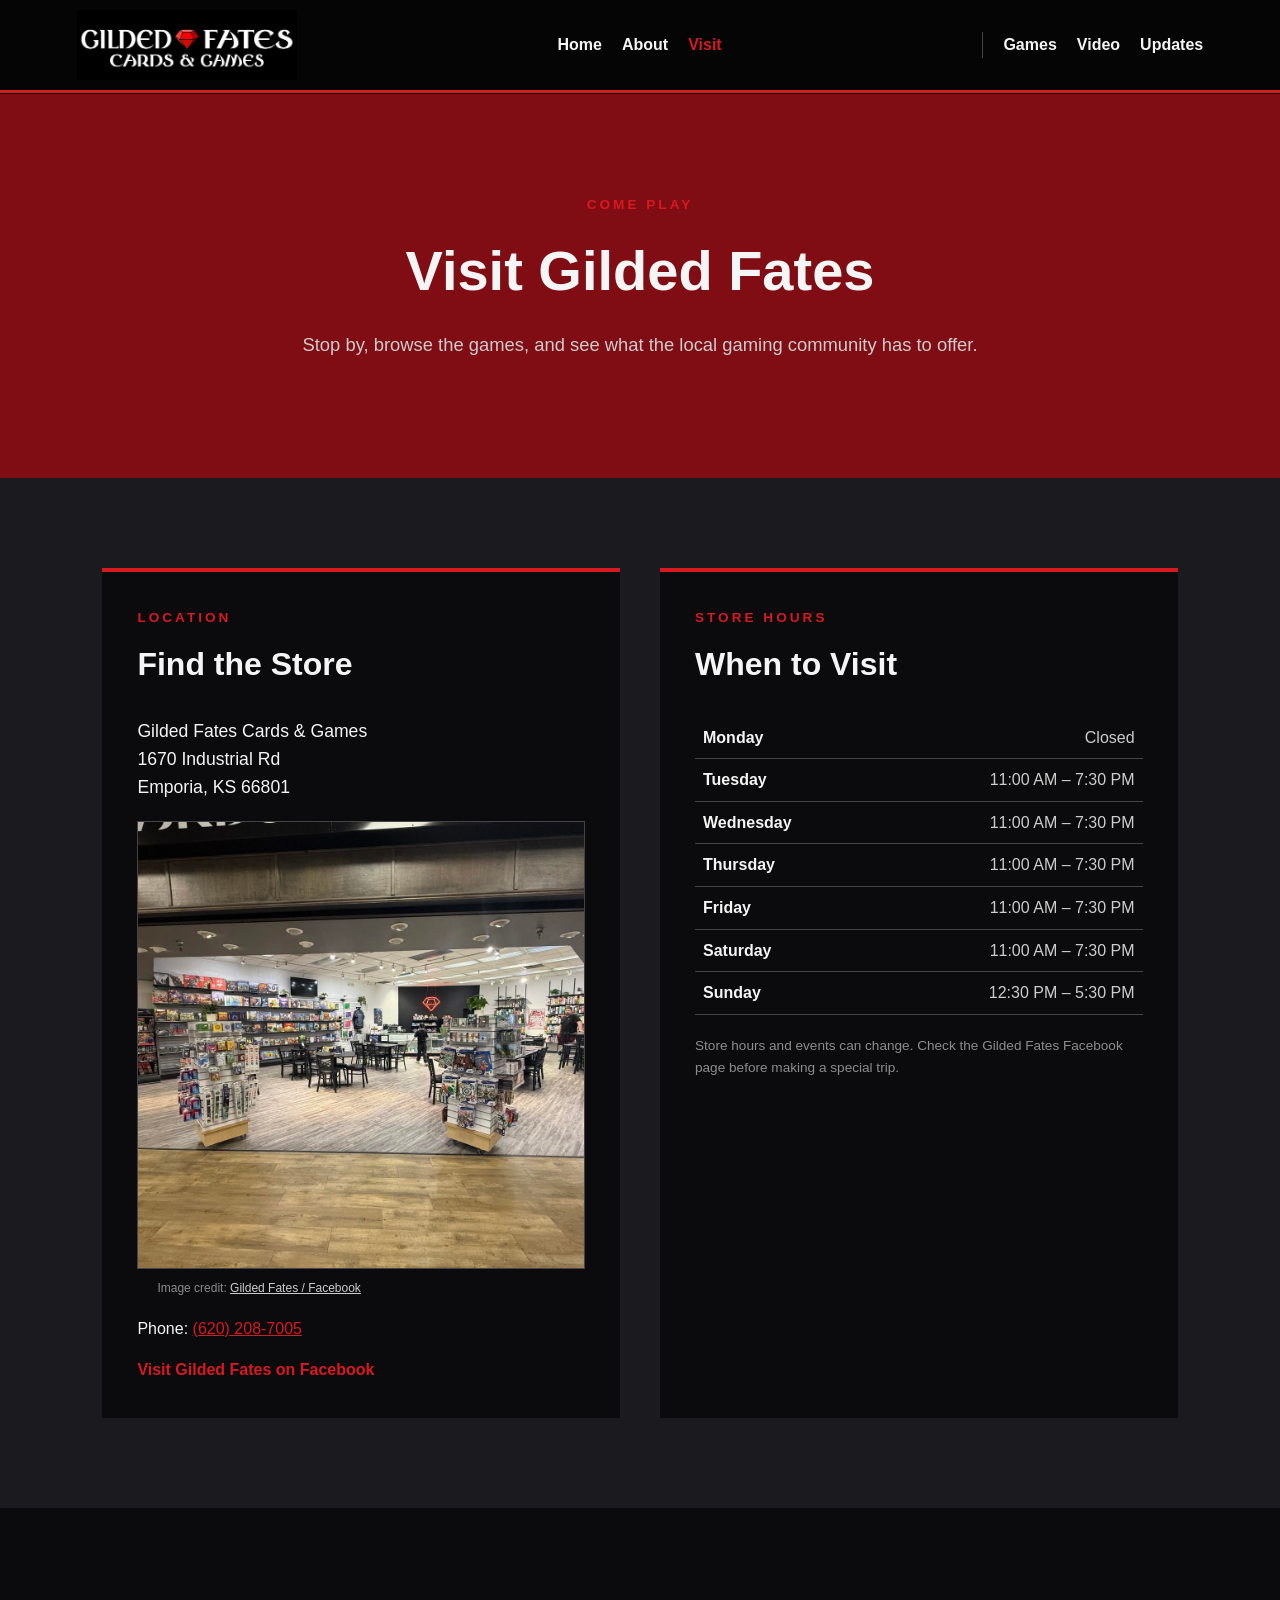
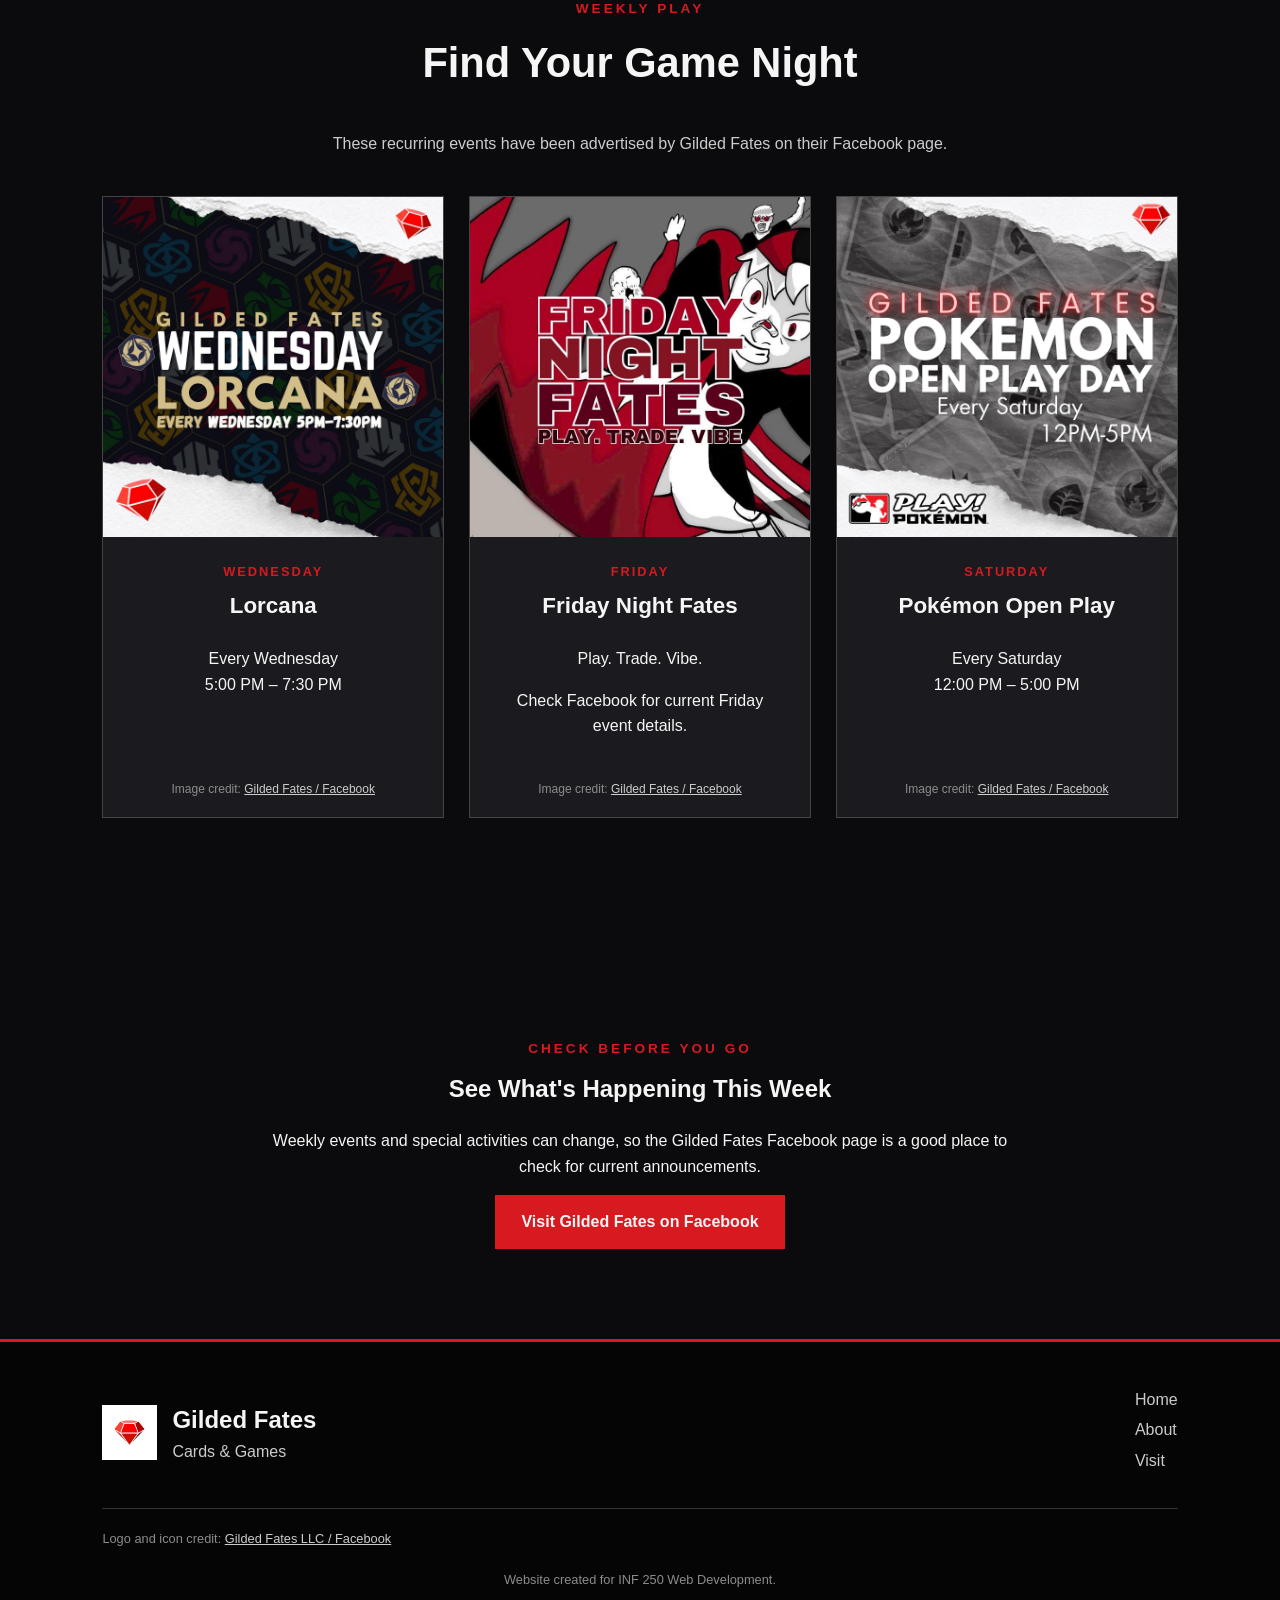
<file: project5-product-landing/visit.html>
<!DOCTYPE html>
<html lang="en">
<head>
  <meta charset="UTF-8">
  <meta name="viewport" content="width=device-width, initial-scale=1.0">
  <title>Visit | Gilded Fates Cards & Games</title>
  <link rel="stylesheet" href="styles.css">
  <link rel="icon" type="image/jpeg" href="images/gilded-fates-icon.jpg">
</head>
<body>
  <header>
    <nav class="subpage-nav" aria-label="Site Navigation">
      <a href="index.html" class="logo-link"><img class="site-logo" src="images/gilded-fates-logo.jpg" alt="Gilded Fates Cards and Games logo"></a>
      <div class="page-links"><a href="index.html">Home</a><a href="about.html">About</a><a href="visit.html" class="active-page">Visit</a></div>
      <div class="section-links"><a href="index.html#games">Games</a><a href="index.html#promo">Video</a><a href="index.html#updates">Updates</a></div>
    </nav>
  </header>

  <main>
    <section class="page-hero">
      <p class="section-label">COME PLAY</p>
      <h1>Visit Gilded Fates</h1>
      <p>Stop by, browse the games, and see what the local gaming community has to offer.</p>
    </section>

    <section class="visit-info">
      <div class="visit-container">
        <article class="visit-card">
          <p class="section-label">LOCATION</p>
          <h2>Find the Store</h2>
          <address>Gilded Fates Cards & Games<br>1670 Industrial Rd<br>Emporia, KS 66801</address>
          <img src="images/store-front.jpg" alt="Entrance to Gilded Fates Cards and Games" class="visit-photo">
          <p class="image-credit">Image credit: <a href="https://www.facebook.com/share/1GYuq9DMHs/" target="_blank" rel="noopener">Gilded Fates / Facebook</a></p>
          <p>Phone: <a href="tel:6202087005">(620) 208-7005</a></p>
          <a href="https://www.facebook.com/gildedfatesllc/about" target="_blank" rel="noopener" class="text-link">Visit Gilded Fates on Facebook</a>
        </article>

        <article class="visit-card">
          <p class="section-label">STORE HOURS</p>
          <h2>When to Visit</h2>
          <table class="hours-table">
            <tr><th>Monday</th><td>Closed</td></tr>
            <tr><th>Tuesday</th><td>11:00 AM – 7:30 PM</td></tr>
            <tr><th>Wednesday</th><td>11:00 AM – 7:30 PM</td></tr>
            <tr><th>Thursday</th><td>11:00 AM – 7:30 PM</td></tr>
            <tr><th>Friday</th><td>11:00 AM – 7:30 PM</td></tr>
            <tr><th>Saturday</th><td>11:00 AM – 7:30 PM</td></tr>
            <tr><th>Sunday</th><td>12:30 PM – 5:30 PM</td></tr>
          </table>
          <p class="small-note">Store hours and events can change. Check the Gilded Fates Facebook page before making a special trip.</p>
        </article>
      </div>
    </section>

    <section class="visit-events">
      <p class="section-label">WEEKLY PLAY</p>
      <h2>Find Your Game Night</h2>
      <p class="section-intro">These recurring events have been advertised by Gilded Fates on their Facebook page.</p>
      <div class="event-container">
        <article class="event-card">
          <img src="images/lorcana-wednesday.jpg" alt="Wednesday Lorcana event at Gilded Fates">
          <div class="event-text"><p class="event-day">WEDNESDAY</p><h3>Lorcana</h3><p>Every Wednesday<br>5:00 PM – 7:30 PM</p></div>
          <p class="image-credit">Image credit: <a href="https://www.facebook.com/share/p/1Gqga1eVeE/" target="_blank" rel="noopener">Gilded Fates / Facebook</a></p>
        </article>

        <article class="event-card">
          <img src="images/friday-night-fates.jpg" alt="Friday Night Fates event at Gilded Fates">
          <div class="event-text"><p class="event-day">FRIDAY</p><h3>Friday Night Fates</h3><p>Play. Trade. Vibe.</p><p>Check Facebook for current Friday event details.</p></div>
          <p class="image-credit">Image credit: <a href="https://www.facebook.com/share/p/1FVwboACg2/" target="_blank" rel="noopener">Gilded Fates / Facebook</a></p>
        </article>

        <article class="event-card">
          <img src="images/pokemon-open-play.jpg" alt="Pokemon Open Play Day at Gilded Fates">
          <div class="event-text"><p class="event-day">SATURDAY</p><h3>Pokémon Open Play</h3><p>Every Saturday<br>12:00 PM – 5:00 PM</p></div>
          <p class="image-credit">Image credit: <a href="https://www.facebook.com/share/19BXXMRxZK/" target="_blank" rel="noopener">Gilded Fates / Facebook</a></p>
        </article>
      </div>
    </section>

    <section class="facebook-section">
      <p class="section-label">CHECK BEFORE YOU GO</p>
      <h2>See What's Happening This Week</h2>
      <p>Weekly events and special activities can change, so the Gilded Fates Facebook page is a good place to check for current announcements.</p>
      <a href="https://www.facebook.com/gildedfatesllc/about" target="_blank" rel="noopener" class="button">Visit Gilded Fates on Facebook</a>
    </section>
  </main>

  <footer>
    <div class="footer-container">
      <div class="footer-brand">
        <img src="images/gilded-fates-icon.jpg" alt="Gilded Fates red gem icon" class="footer-icon">
        <div><h2>Gilded Fates</h2><p>Cards & Games</p></div>
      </div>
      <div class="footer-links"><a href="index.html">Home</a><a href="about.html">About</a><a href="visit.html">Visit</a></div>
    </div>
    <div class="image-credits"><p>Logo and icon credit: <a href="https://www.facebook.com/gildedfatesllc/about" target="_blank" rel="noopener">Gilded Fates LLC / Facebook</a></p></div>
    <p class="student-note">Website created for INF 250 Web Development.</p>
  </footer>
</body>
</html>
</file>
<file: styles.css>
:root{color-scheme:dark;--bg:#101723;--panel:#192333;--ink:#edf1f6;--muted:#b5c2d0;--gold:#e7b85c;--line:#344258}*{box-sizing:border-box}html{scroll-behavior:smooth}body{margin:0;font:16px/1.65 system-ui,-apple-system,"Segoe UI",sans-serif;color:var(--ink);background:radial-gradient(circle at 80% 12%,#24394c 0,transparent 34%),var(--bg)}a{color:inherit}.wrap{width:min(1100px,calc(100% - 44px));margin-inline:auto}.site-header{border-bottom:1px solid var(--line)}.topbar{min-height:86px;display:flex;justify-content:space-between;align-items:center;gap:14px}.brand{text-decoration:none;display:flex;gap:12px;align-items:center;font-size:1.18rem;font-weight:800;letter-spacing:.12em}.brand strong{color:var(--gold)}.brand-mark{background:var(--gold);color:#17202a;border-radius:9px;padding:5px 8px;font-size:.95rem;letter-spacing:0}.tag,.eyebrow,.kicker{color:var(--gold);text-transform:uppercase;font-size:.78rem;letter-spacing:.16em;font-weight:750}.tag{color:var(--muted)}.hero{padding:98px 0 68px}.hero h1{font-size:clamp(3.3rem,8vw,6.8rem);letter-spacing:-.07em;line-height:1.06;margin:13px 0 26px}.hero h1 em{font-style:normal;color:var(--gold)}.lede{font-size:1.13rem;max-width:650px;color:var(--muted)}.section-top{display:flex;align-items:end;justify-content:space-between;gap:12px}.section-top h2,.info h2{font-size:1.7rem;margin:0 0 22px}.section-top p{color:var(--muted);margin:0 0 24px}.project-grid{display:grid;grid-template-columns:repeat(2,minmax(0,1fr));gap:24px}.project-card{background:var(--panel);border:1px solid var(--line);border-radius:18px;overflow:hidden;display:flex;flex-direction:column}.card-art{min-height:228px;display:flex;flex-direction:column;justify-content:space-between;padding:23px 28px}.docs .card-art{background:radial-gradient(circle at 80% 50%,#8f3b3f,#362b32 67%,#23232b)}.store .card-art{background:radial-gradient(circle at 70% 40%,#695224,#242d3f 70%)}.art-tag{align-self:flex-start;font-size:.75rem;font-weight:800;letter-spacing:.16em;border:1px solid #ffffff90;border-radius:30px;padding:5px 13px}.art-icon{font:600 5.3rem/1 Georgia,serif;align-self:center;opacity:.85}.art-caption{font-size:.78rem;color:#f1e8db}.card-body{display:flex;flex-direction:column;align-items:flex-start;flex:1;padding:26px 28px 32px}.card-body h3{font:700 2rem/1.18 Georgia,serif;margin:0 0 16px}.card-body p:not(.kicker){color:var(--muted);margin:0 0 29px;flex:1}.kicker{margin:0 0 13px}.button{display:inline-flex;align-items:center;gap:18px;padding:12px 18px;text-decoration:none;border-radius:8px;background:var(--gold);font-weight:800;color:#191b23;transition:transform .18s,background .18s}.button:hover,.button:focus-visible{transform:translateY(-2px);background:#f5cc80}.info{margin-block:72px;padding:25px 30px;background:#ffffff08;border-left:3px solid var(--gold);border-radius:8px}.info p{color:var(--muted);max-width:800px}.footer{border-top:1px solid var(--line);padding-block:24px 35px;display:flex;justify-content:space-between;gap:12px;color:var(--muted);font-size:.88rem}@media(max-width:740px){.project-grid{grid-template-columns:1fr}.hero{padding:65px 0 40px}.tag{display:none}.section-top{display:block}.section-top p{margin-top:-12px;margin-bottom:20px}.footer{display:block}.footer span{display:block;margin-bottom:5px}}@media(prefers-reduced-motion:reduce){html{scroll-behavior:auto}*,*::before,*::after{transition:none!important}}
</file>
<file: project4-technical-docs/styles.css>
/* ========================================
   GENERAL PAGE
   ======================================== */

body {
    margin: 0;

    background-color: #e5e1d8;
    color: #303234;

    font-family: Arial, Helvetica, sans-serif;

    line-height: 1.6;
}


/* ========================================
   NAVIGATION
   ======================================== */

#navbar {
    position: fixed;

    top: 0;
    left: 0;

    width: 250px;
    height: 100%;

    background-color: #292d2f;

    border-right: 5px solid #8b3530;

    box-sizing: border-box;
}


/* Navigation Heading */

#navbar header {
    padding: 25px 15px;

    background-color: #202426;
    color: #f0ede5;

    font-family: Georgia, serif;

    font-size: 1.5rem;

    text-align: center;
    text-transform: uppercase;

    letter-spacing: 2px;

    border-bottom: 2px solid #8b3530;
}


/* Navigation Links */

.nav-link {
    display: block;

    padding: 14px 20px;

    color: #d3d0c8;

    text-decoration: none;

    border-bottom: 1px solid #4f5557;
}


/* Navigation Hover */

.nav-link:hover {
    background-color: #8b3530;
    color: #ffffff;
}


/* ========================================
   MAIN DOCUMENTATION
   ======================================== */

#main-doc {
    margin-left: 255px;

    padding: 40px 60px;

    box-sizing: border-box;
}


/* ========================================
   DOCUMENT SECTIONS
   ======================================== */

.main-section {
    max-width: 1050px;

    margin: 0 auto 55px;
}


/* Main Section Heading */

.main-section > header {
    color: #292d2f;

    font-family: Georgia, serif;

    font-size: 2rem;

    font-weight: bold;

    border-bottom: 4px solid #8b3530;

    padding-bottom: 7px;

    margin-bottom: 20px;
}


/* Smaller Headings */

.main-section h2 {
    color: #78302c;

    font-family: Georgia, serif;

    font-size: 1.3rem;

    margin-top: 30px;
}


/* Paragraphs */

.main-section p {
    margin: 15px 0;
}


/* ========================================
   DOCUMENT IMAGES
   ======================================== */

.doc-image {
    width: 100%;
    max-width: 800px;

    margin: 30px auto;

    text-align: center;
}


.doc-image img {
    display: block;

    width: 100%;
    height: auto;

    margin: 0 auto;

    border: 1px solid #767a79;
    border-radius: 4px;

    box-shadow: 0 4px 10px rgba(0, 0, 0, 0.22);
}


.hero-image {
    max-width: 850px;
}


.wide-image {
    max-width: 950px;
}


.doc-image figcaption {
    padding: 9px 12px;

    background-color: #d5d0c6;
    color: #55595a;

    font-size: 0.9rem;
    font-style: italic;

    border-left: 3px solid #8b3530;

    box-sizing: border-box;
}


/* ========================================
   LISTS
   ======================================== */

ul,
ol {
    padding-left: 35px;
}


li {
    margin-bottom: 8px;
}


/* ========================================
   CODE / QUICK REFERENCE
   ======================================== */

code {
    display: block;

    margin: 20px 0;

    padding: 12px;

    background-color: #d1cec5;
    color: #292d2f;

    border-left: 5px solid #8b3530;

    font-family: monospace;

    font-size: 1rem;
}


/* ========================================
   TIP BOX
   ======================================== */

.tip-box {
    margin: 25px 0;

    padding: 18px;

    background-color: #f0ede5;

    border: 1px solid #a39b8b;
    border-left: 6px solid #8b3530;
}


.tip-box strong {
    color: #78302c;
}


/* ========================================
   TEXT SELECTION
   ======================================== */

::selection {
    background-color: #8b3530;
    color: #ffffff;
}


/* ========================================
   RESPONSIVE DESIGN
   ======================================== */

@media (max-width: 900px) {

    #main-doc {
        padding: 35px;
    }

}


@media (max-width: 700px) {

    #navbar {
        position: relative;

        width: 100%;
        height: auto;

        border-right: none;
        border-bottom: 5px solid #8b3530;
    }


    #main-doc {
        margin-left: 0;

        padding: 25px;
    }


    .main-section {
        width: 100%;
    }


    .main-section > header {
        font-size: 1.7rem;
    }


    .doc-image {
        width: 100%;

        margin: 20px auto;
    }


    .doc-image figcaption {
        font-size: 0.85rem;
    }


    ul,
    ol {
        padding-left: 25px;
    }

}


@media (max-width: 450px) {

    #main-doc {
        padding: 20px;
    }


    #navbar header {
        font-size: 1.3rem;
    }


    .nav-link {
        padding: 12px 18px;
    }


    .main-section > header {
        font-size: 1.5rem;
    }


    .main-section h2 {
        font-size: 1.2rem;
    }


    code {
        font-size: 0.9rem;

        overflow-wrap: break-word;
    }


    .tip-box {
        padding: 15px;
    }

}
</file>
<file: project5-product-landing/styles.css>
/* ========================================
   COLORS
   ======================================== */
:root {
  --black: #0b0b0d;
  --deep-black: #050506;
  --charcoal: #1b1b1f;
  --red: #d71920;
  --dark-red: #810d14;
  --light-red: #ef3340;
  --gold: #b89a4a;
  --white: #f5f5f5;
  --gray: #cccccc;
  --dark-gray: #8c8c8c;
}

* { box-sizing: border-box; }
html { scroll-behavior: smooth; }
body {
  margin: 0;
  padding-top: 94px;
  background-color: var(--black);
  color: var(--white);
  font-family: Arial, Helvetica, sans-serif;
  line-height: 1.6;
}
h1, h2, h3, p { margin-top: 0; }
a { color: var(--red); }
a:focus, input:focus { outline: 3px solid var(--gold); outline-offset: 3px; }

#nav-bar, .subpage-nav {
  position: fixed;
  top: 0;
  left: 0;
  width: 100%;
  display: flex;
  justify-content: space-between;
  align-items: center;
  gap: 25px;
  padding: 10px 6%;
  background-color: var(--deep-black);
  border-bottom: 3px solid var(--red);
  z-index: 100;
}
#header-img, .site-logo {
  display: block;
  width: 220px;
  height: 70px;
  max-width: 100%;
  object-fit: cover;
  object-position: center;
}
.logo-link { display: block; }
.page-links, .section-links { display: flex; align-items: center; gap: 20px; }
#nav-bar a, .subpage-nav a { color: var(--white); text-decoration: none; font-weight: bold; }
#nav-bar a:hover, .subpage-nav a:hover, #nav-bar .active-page, .subpage-nav .active-page { color: var(--red); }
.section-links { padding-left: 20px; border-left: 1px solid #444444; }

.section-label {
  margin-bottom: 10px;
  color: var(--red);
  font-size: 0.85rem;
  font-weight: bold;
  letter-spacing: 3px;
}

.hero {
  min-height: 600px;
  display: flex;
  align-items: center;
  padding: 80px 10%;
  background-color: var(--dark-red);
  border-bottom: 3px solid var(--red);
}
.hero-content { max-width: 750px; }
.hero h1 { margin-bottom: 20px; font-size: 4rem; line-height: 1.1; }
.hero-text { max-width: 650px; color: var(--gray); font-size: 1.2rem; }
.hero-buttons { display: flex; gap: 15px; margin-top: 30px; }

.button {
  display: inline-block;
  padding: 12px 24px;
  background-color: var(--red);
  color: var(--white);
  border: 2px solid var(--red);
  text-decoration: none;
  font-weight: bold;
}
.button:hover { background-color: var(--light-red); color: var(--white); }
.outline-button { background-color: transparent; color: var(--white); }
.outline-button:hover { background-color: var(--red); }
.text-link { font-weight: bold; text-decoration: none; }
.text-link:hover { color: var(--light-red); }

.intro-section { max-width: 900px; margin: auto; padding: 90px 30px; text-align: center; }
.intro-section h2 { font-size: 2.6rem; }
.large-text { font-size: 1.2rem; }

.games-section { padding: 90px 8%; background-color: var(--charcoal); text-align: center; }
.games-section h2, .events-preview h2, .promo-section h2, .visit-events h2 { font-size: 2.6rem; }
.section-intro { max-width: 750px; margin: 0 auto 30px; color: var(--gray); }
.card-container { display: flex; justify-content: center; align-items: stretch; gap: 25px; margin-top: 40px; }
.info-card {
  flex: 1;
  max-width: 350px;
  display: flex;
  flex-direction: column;
  background-color: var(--black);
  border-top: 5px solid var(--red);
  overflow: hidden;
  text-align: left;
}
.card-photo { display: block; width: 100%; aspect-ratio: 1 / 1; object-fit: cover; }
.card-content { flex: 1; padding: 25px; }
.card-content h3 { font-size: 1.4rem; }
.card-content p { color: var(--gray); }

.events-preview, .visit-events { padding: 90px 8%; text-align: center; }
.event-container { display: flex; justify-content: center; align-items: stretch; gap: 25px; margin: 40px 0; }
.event-card {
  flex: 1;
  max-width: 360px;
  display: flex;
  flex-direction: column;
  background-color: var(--charcoal);
  border: 1px solid #444444;
  overflow: hidden;
}
.event-card img { display: block; width: 100%; aspect-ratio: 1 / 1; object-fit: cover; }
.event-text { flex: 1; padding: 25px; }
.event-day { margin-bottom: 5px; color: var(--red); font-size: 0.8rem; font-weight: bold; letter-spacing: 2px; }
.event-card h3 { font-size: 1.4rem; }
.image-credit { margin: 0; padding: 0 20px 18px; color: var(--dark-gray); font-size: 0.75rem; }
.image-credit a { color: var(--gray); }
.image-credit a:hover { color: var(--red); }

.promo-section { padding: 90px 8%; background-color: var(--charcoal); text-align: center; }
.video-container { width: 100%; max-width: 850px; margin: 40px auto 0; }
#video { display: block; width: 100%; height: auto; border: 3px solid var(--red); }

.updates-section { padding: 90px 10%; background-color: var(--dark-red); text-align: center; }
.updates-content { max-width: 700px; margin: auto; }
#form { max-width: 650px; margin: 35px auto 0; }
#form label { display: block; margin-bottom: 10px; font-weight: bold; }
.form-row { display: flex; justify-content: center; gap: 10px; }
#email { flex: 1; padding: 13px; border: 2px solid var(--red); font-size: 1rem; }
#submit { padding: 13px 25px; background-color: var(--red); color: var(--white); border: 2px solid var(--red); font-size: 1rem; font-weight: bold; cursor: pointer; }
#submit:hover { background-color: var(--light-red); }

.page-hero { padding: 100px 10%; background-color: var(--dark-red); text-align: center; }
.page-hero h1 { margin-bottom: 15px; font-size: 3.5rem; }
.page-hero p:last-child { color: var(--gray); font-size: 1.15rem; }

.about-section { max-width: 900px; margin: auto; padding: 90px 30px; }
.about-block h2, .personal-card h2, .who-section h2 { font-size: 2.3rem; }
.personal-section { padding: 90px 8%; background-color: var(--charcoal); }
.personal-container { display: flex; gap: 40px; max-width: 1100px; margin: auto; }
.personal-card { flex: 1; padding: 35px; background-color: var(--black); border-top: 4px solid var(--red); }
.who-section { max-width: 900px; margin: auto; padding: 90px 30px; text-align: center; }

.visit-info { padding: 90px 8%; background-color: var(--charcoal); }
.visit-container { display: flex; gap: 40px; max-width: 1100px; margin: auto; }
.visit-card { flex: 1; padding: 35px; background-color: var(--black); border-top: 4px solid var(--red); }
.visit-card h2 { font-size: 2rem; }
address { margin-bottom: 20px; font-style: normal; font-size: 1.1rem; }
.visit-photo { display: block; width: 100%; margin: 20px 0 10px; border: 1px solid #444444; }
.hours-table { width: 100%; border-collapse: collapse; }
.hours-table th, .hours-table td { padding: 8px; border-bottom: 1px solid #444444; }
.hours-table th { text-align: left; }
.hours-table td { text-align: right; color: var(--gray); }
.small-note { margin-top: 20px; color: var(--dark-gray); font-size: 0.85rem; }
.facebook-section { max-width: 800px; margin: auto; padding: 90px 30px; text-align: center; }

footer { padding: 45px 8% 20px; background-color: var(--deep-black); border-top: 3px solid var(--red); }
.footer-container { display: flex; justify-content: space-between; align-items: center; gap: 30px; max-width: 1100px; margin: auto; }
.footer-brand { display: flex; align-items: center; gap: 15px; }
.footer-icon { width: 55px; height: 55px; object-fit: cover; }
.footer-brand h2 { margin-bottom: 0; }
.footer-brand p { margin-bottom: 0; color: var(--gray); }
.footer-links a { display: block; margin-bottom: 5px; color: var(--gray); text-decoration: none; }
.footer-links a:hover { color: var(--red); }
.image-credits { max-width: 1100px; margin: 30px auto 0; padding-top: 20px; border-top: 1px solid #333333; color: var(--dark-gray); font-size: 0.8rem; }
.image-credits a { color: var(--gray); }
.image-credits a:hover { color: var(--red); }
.student-note { margin-top: 20px; color: var(--dark-gray); text-align: center; font-size: 0.8rem; }

@media (max-width: 980px) {
  body { padding-top: 155px; }
  #nav-bar, .subpage-nav { flex-wrap: wrap; justify-content: center; }
  .logo-link { width: 100%; }
  #header-img, .site-logo { width: 200px; height: 65px; margin: auto; }
  .section-links { padding-left: 0; border-left: none; }
  .card-container, .event-container { flex-wrap: wrap; }
  .info-card, .event-card { min-width: 280px; }
  .personal-container, .visit-container { flex-direction: column; }
}

@media (max-width: 650px) {
  body { padding-top: 205px; }
  #nav-bar, .subpage-nav { flex-direction: column; gap: 10px; }
  #header-img, .site-logo { width: 180px; height: 60px; }
  .page-links, .section-links { justify-content: center; flex-wrap: wrap; gap: 12px; }
  .hero { min-height: 500px; padding: 60px 8%; text-align: center; }
  .hero h1 { font-size: 2.6rem; }
  .hero-buttons { flex-direction: column; }
  .card-container, .event-container { flex-direction: column; align-items: center; }
  .info-card, .event-card { width: 100%; min-width: 0; }
  .page-hero { padding: 70px 8%; }
  .page-hero h1 { font-size: 2.5rem; }
  .form-row { flex-direction: column; }
  #submit { width: 100%; }
  .footer-container { flex-direction: column; text-align: center; }
  .footer-brand { justify-content: center; }
}
</file>
